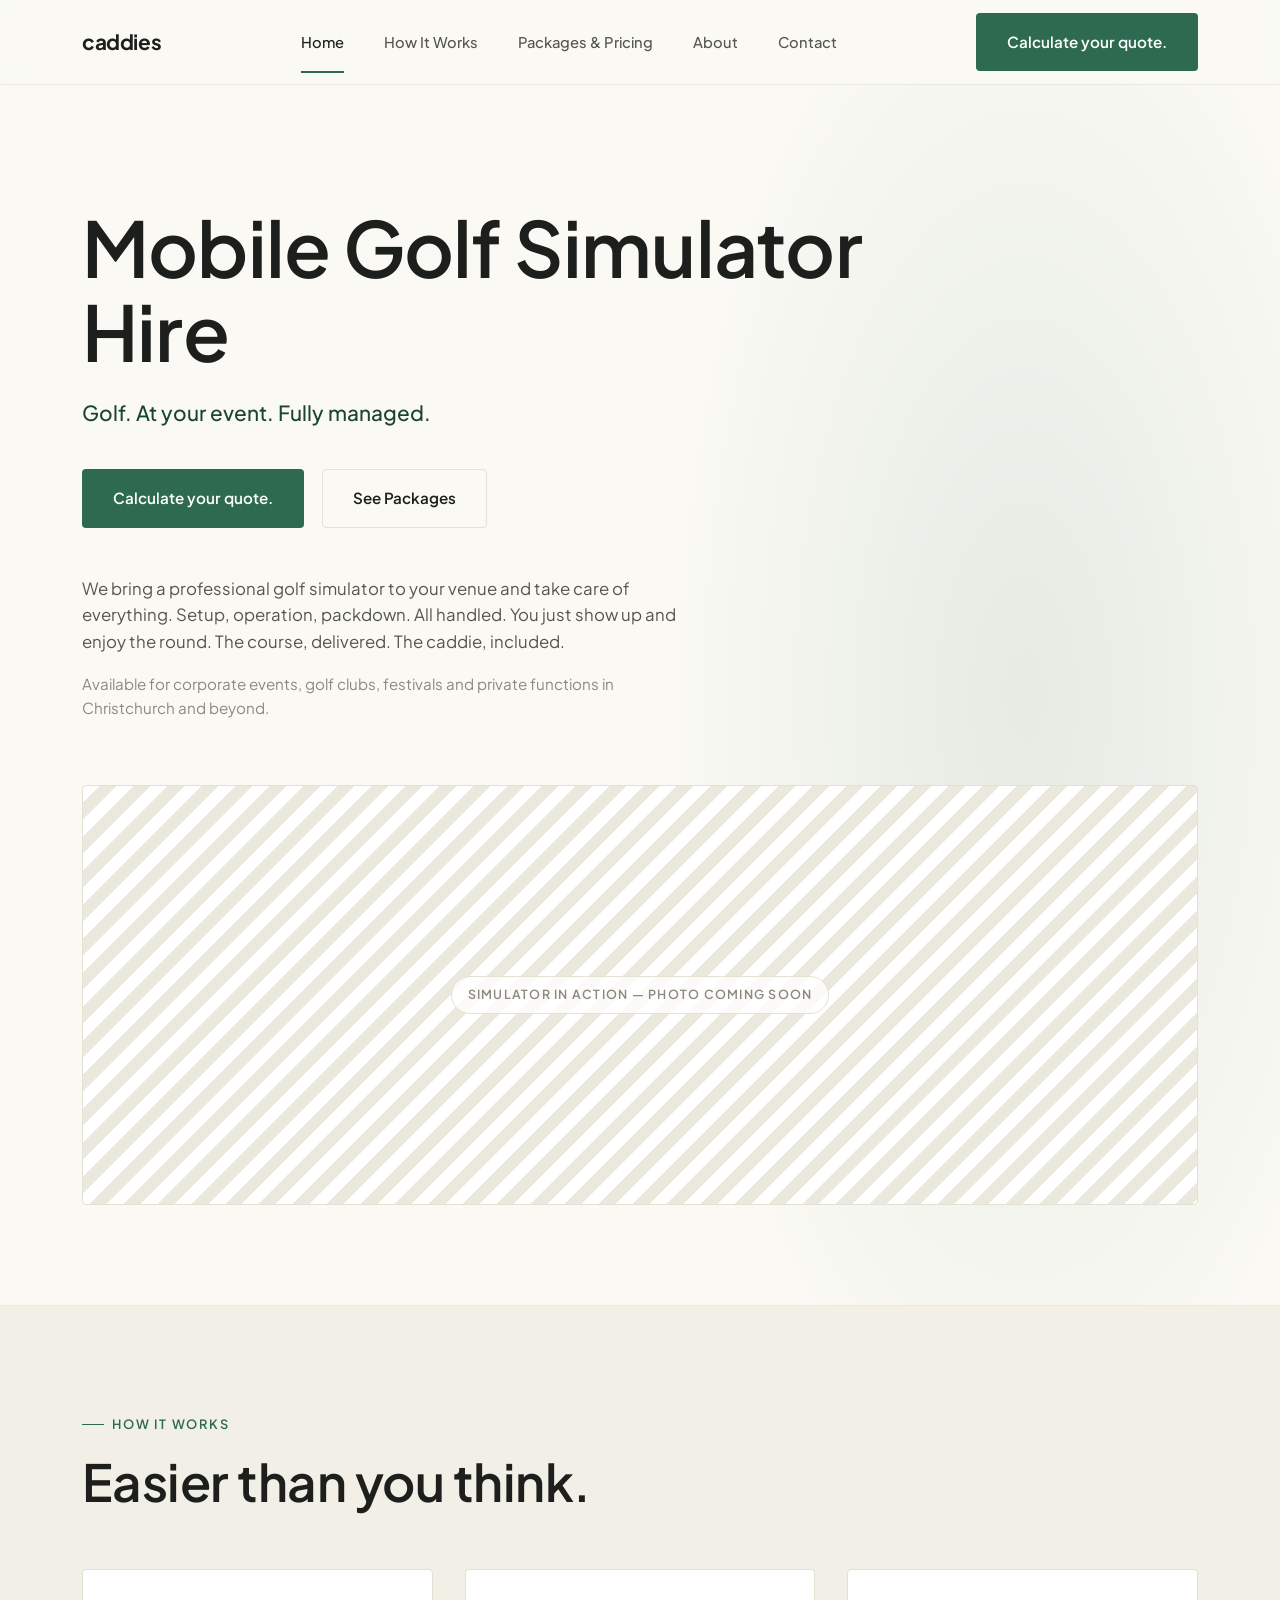
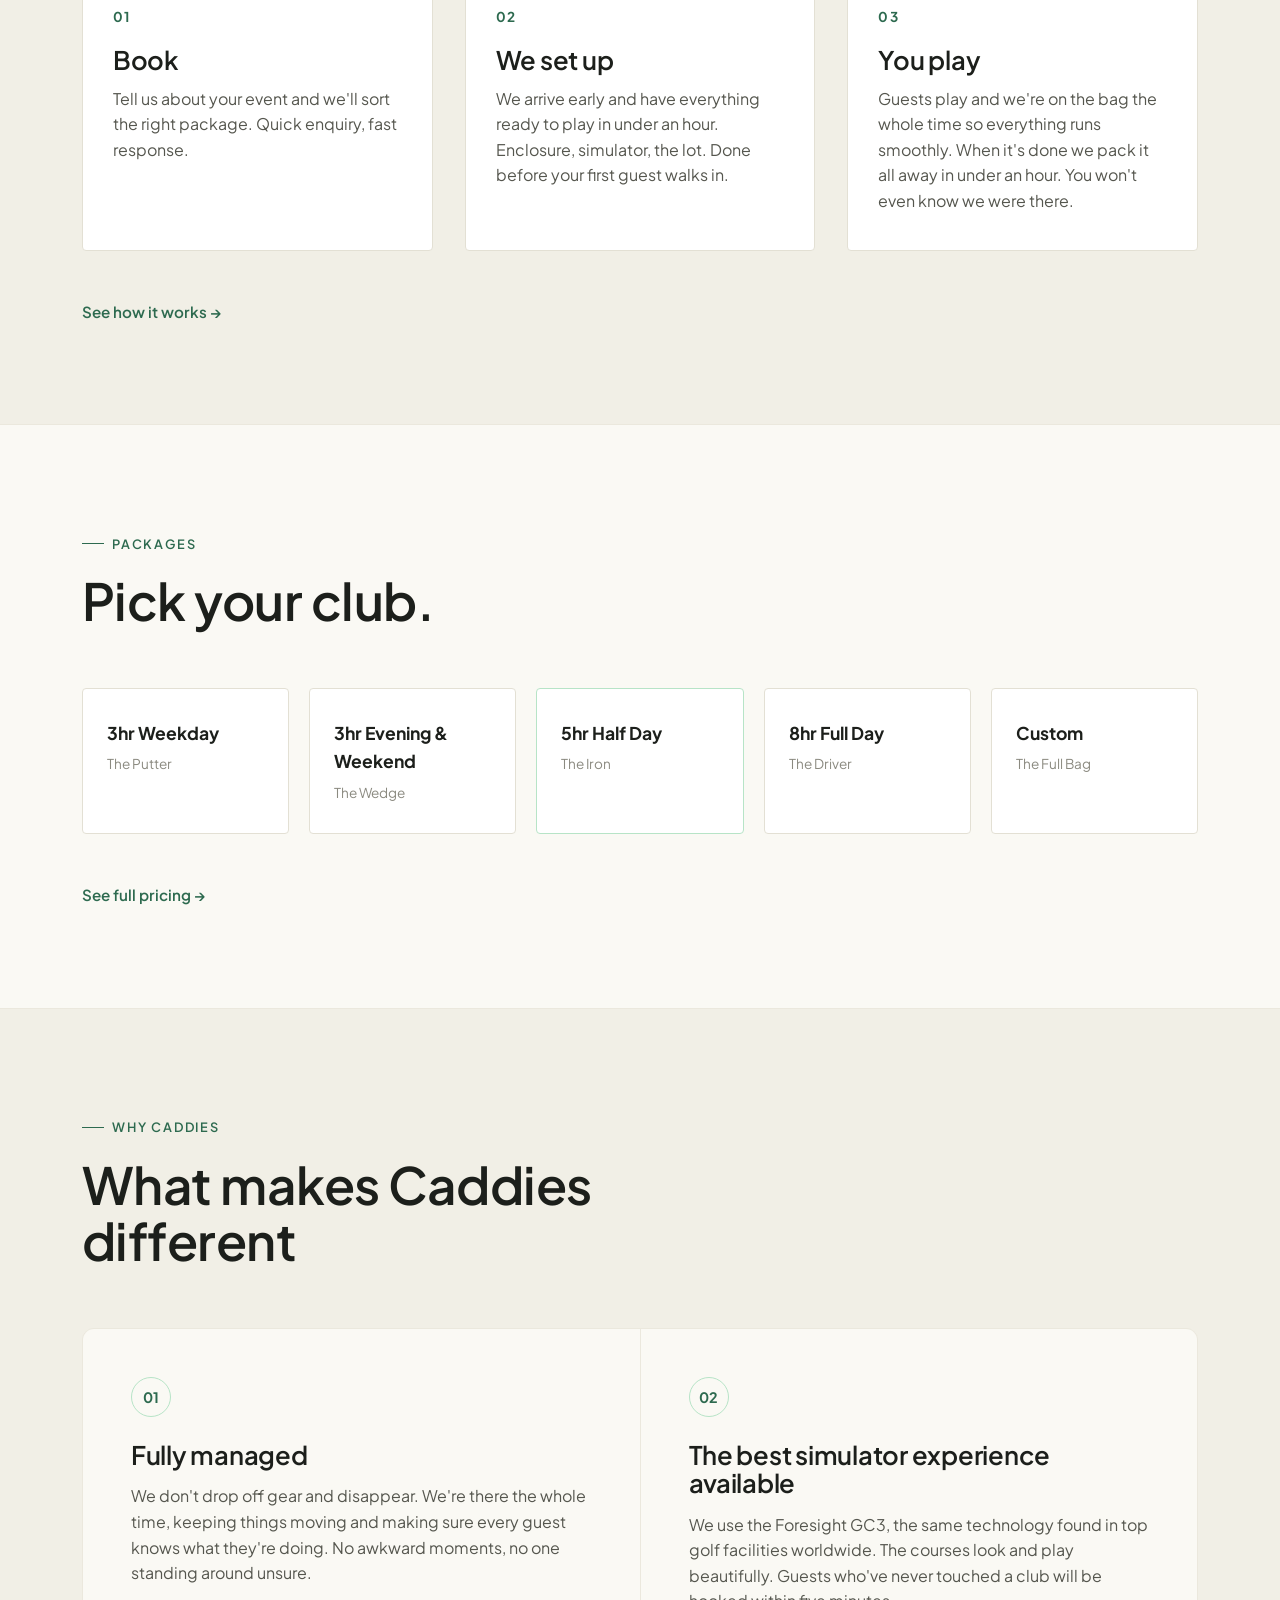
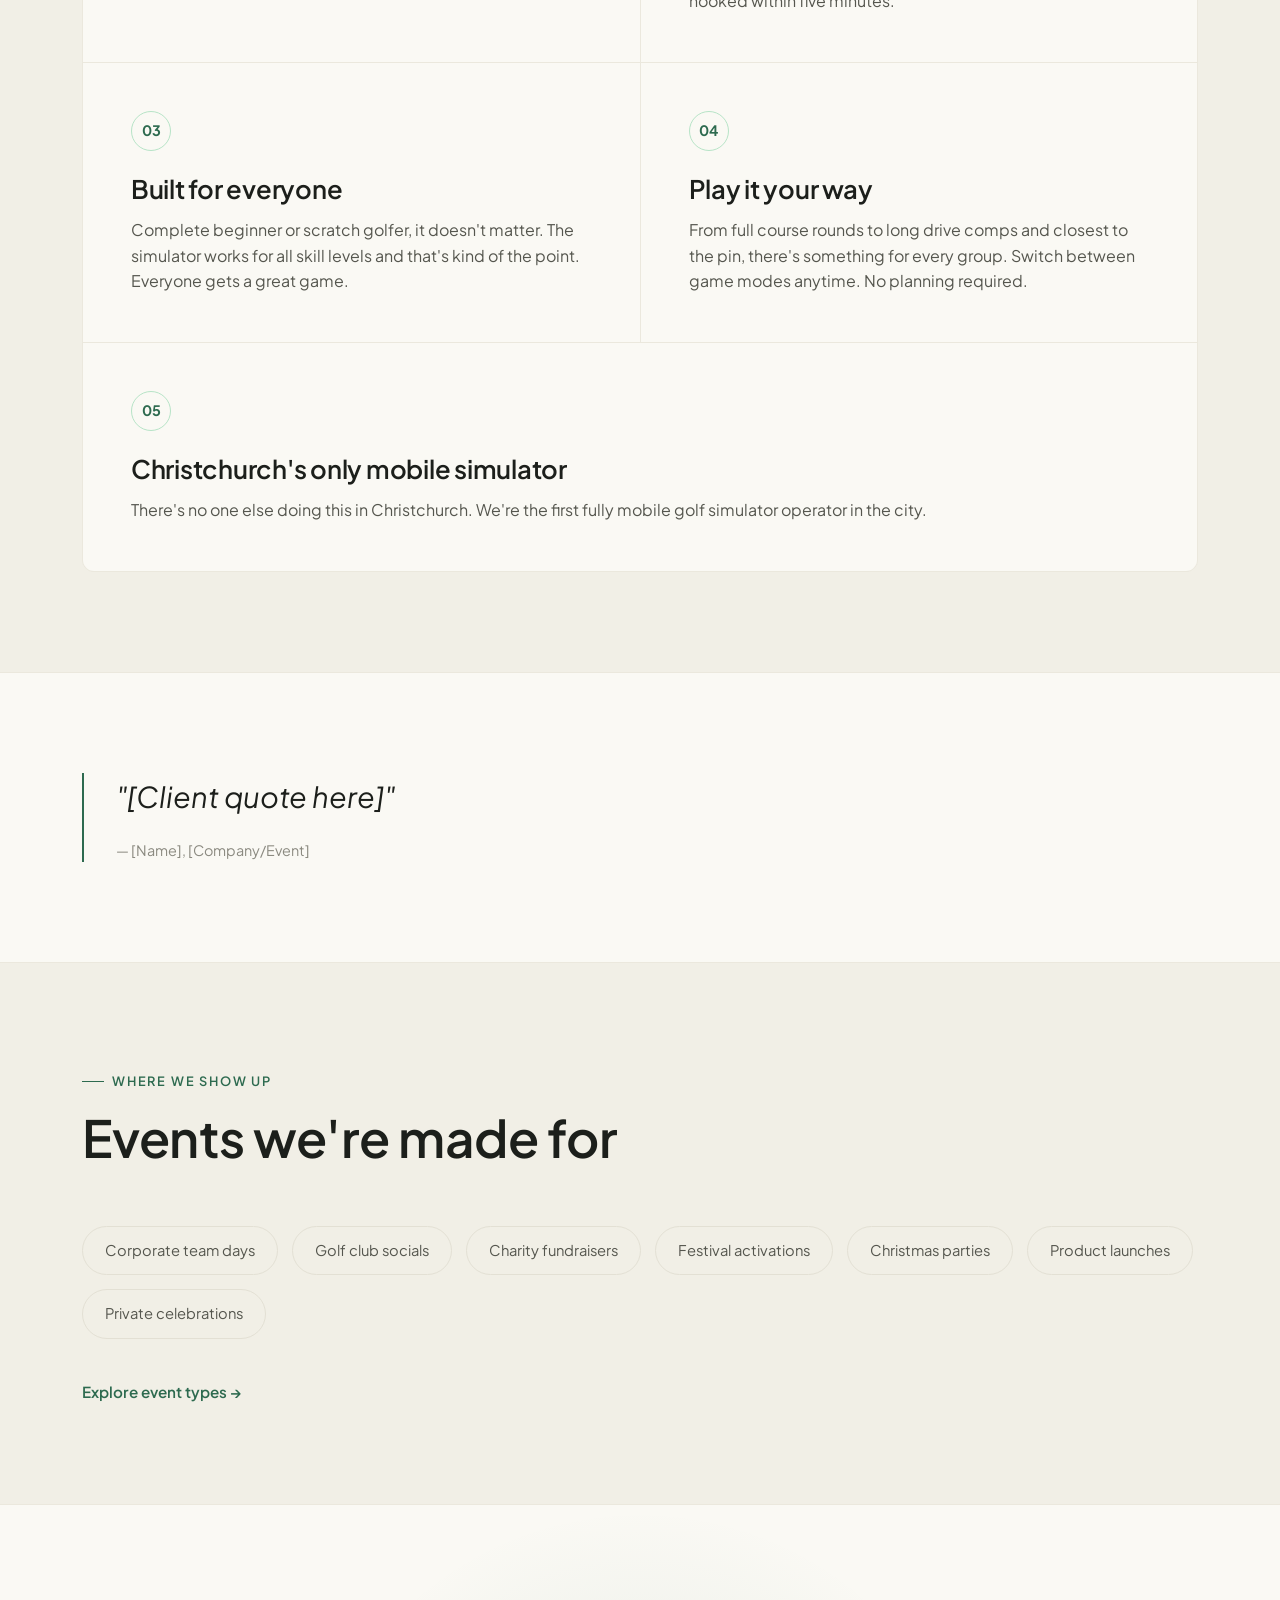
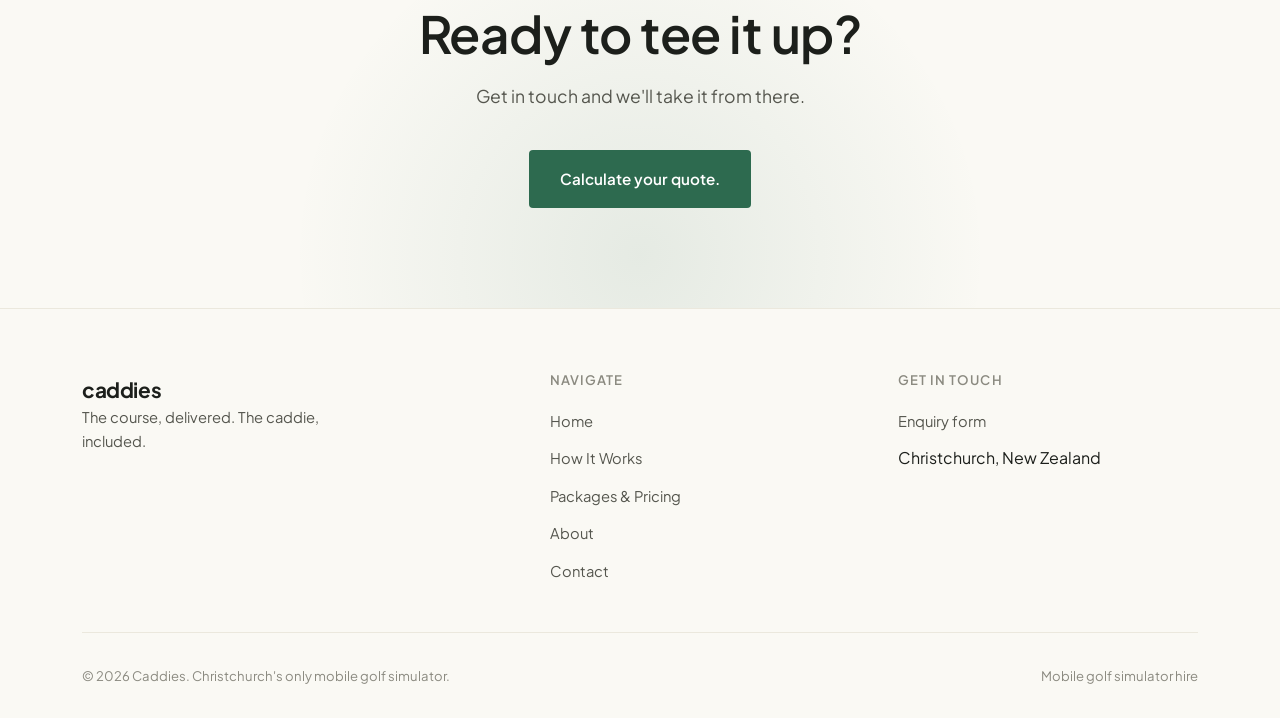
<file: index.html>
<!doctype html>
<html lang="en-NZ">
<head>
  <meta charset="UTF-8">
  <meta name="viewport" content="width=device-width, initial-scale=1.0">
  <meta name="robots" content="noindex, nofollow">
  <title>Caddies — Golf. At your event. Fully managed.</title>
  <meta name="description" content="A professional mobile golf simulator for your event in Christchurch. Setup, operation, packdown — all handled. The course, delivered. The caddie, included.">
  <link rel="preconnect" href="https://fonts.googleapis.com">
  <link rel="preconnect" href="https://fonts.gstatic.com" crossorigin>
  <link href="https://fonts.googleapis.com/css2?family=Plus+Jakarta+Sans:wght@400;500;600;700;800&display=swap" rel="stylesheet">
  <link rel="stylesheet" href="css/style.css">
  <link rel="icon" href="favicon.ico" sizes="any">
  <link rel="icon" type="image/png" sizes="32x32" href="favicon-32x32.png">
  <link rel="icon" type="image/png" sizes="16x16" href="favicon-16x16.png">
  <link rel="apple-touch-icon" sizes="180x180" href="apple-touch-icon.png">
  <link rel="manifest" href="site.webmanifest">
</head>
<body>

  <header class="site-header">
    <nav class="container nav">
      <a href="index.html" class="logo">caddies</a>
      <ul class="nav-links">
        <li><a href="index.html" class="active">Home</a></li>
        <li><a href="how-it-works.html">How It Works</a></li>
        <li><a href="packages-pricing.html">Packages &amp; Pricing</a></li>
        <li><a href="about.html">About</a></li>
        <li><a href="contact.html">Contact</a></li>
      </ul>
      <div class="nav-cta">
        <a href="packages-pricing.html#calculator" class="btn btn-primary">Calculate your quote.</a>
        <button class="nav-toggle" aria-label="Toggle menu"><span></span><span></span><span></span></button>
      </div>
    </nav>
  </header>

  <main>

    <!-- HERO -->
    <section class="hero">
      <div class="container">
        <div class="hero-content">
          <h1 class="hero-headline">Mobile Golf Simulator Hire</h1>
          <p class="hero-subhead">Golf. At your event. Fully managed.</p>
          <div class="hero-actions">
            <a href="packages-pricing.html#calculator" class="btn btn-primary">Calculate your quote.</a>
            <a href="packages-pricing.html" class="btn btn-secondary">See Packages</a>
          </div>
          <div class="hero-copy">
            <p>We bring a professional golf simulator to your venue and take care of everything. Setup, operation, packdown. All handled. You just show up and enjoy the round. The course, delivered. The caddie, included.</p>
            <p>Available for corporate events, golf clubs, festivals and private functions in Christchurch and beyond.</p>
          </div>
        </div>
        <div class="photo-placeholder hero-visual" data-label="Simulator in action — photo coming soon"></div>
      </div>
    </section>

    <!-- HOW IT WORKS SNAPSHOT -->
    <section class="section-alt">
      <div class="container">
        <div class="section-head">
          <span class="eyebrow">How it works</span>
          <h2>Easier than you think.</h2>
        </div>
        <div class="steps-grid">
          <a href="how-it-works.html" class="step-card">
            <span class="step-num">01</span>
            <h3>Book</h3>
            <p>Tell us about your event and we'll sort the right package. Quick enquiry, fast response.</p>
          </a>
          <a href="how-it-works.html" class="step-card">
            <span class="step-num">02</span>
            <h3>We set up</h3>
            <p>We arrive early and have everything ready to play in under an hour. Enclosure, simulator, the lot. Done before your first guest walks in.</p>
          </a>
          <a href="how-it-works.html" class="step-card">
            <span class="step-num">03</span>
            <h3>You play</h3>
            <p>Guests play and we're on the bag the whole time so everything runs smoothly. When it's done we pack it all away in under an hour. You won't even know we were there.</p>
          </a>
        </div>
        <div style="margin-top: 48px;">
          <a href="how-it-works.html" class="btn-ghost">See how it works →</a>
        </div>
      </div>
    </section>

    <!-- PACKAGES SNAPSHOT -->
    <section>
      <div class="container">
        <div class="section-head">
          <span class="eyebrow">Packages</span>
          <h2>Pick your club.</h2>
        </div>
        <div class="packages-grid">
          <a href="packages-pricing.html#all-packages" class="package-card">
            <span class="package-name">3hr Weekday</span>
            <div class="package-meta">The Putter</div>
          </a>
          <a href="packages-pricing.html#all-packages" class="package-card">
            <span class="package-name">3hr Evening &amp; Weekend</span>
            <div class="package-meta">The Wedge</div>
          </a>
          <a href="packages-pricing.html#all-packages" class="package-card featured">
            <span class="package-name">5hr Half Day</span>
            <div class="package-meta">The Iron</div>
          </a>
          <a href="packages-pricing.html#all-packages" class="package-card">
            <span class="package-name">8hr Full Day</span>
            <div class="package-meta">The Driver</div>
          </a>
          <a href="packages-pricing.html#all-packages" class="package-card">
            <span class="package-name">Custom</span>
            <div class="package-meta">The Full Bag</div>
          </a>
        </div>
        <div style="margin-top: 48px;">
          <a href="packages-pricing.html" class="btn-ghost">See full pricing →</a>
        </div>
      </div>
    </section>

    <!-- WHAT MAKES CADDIES DIFFERENT -->
    <section class="section-alt">
      <div class="container">
        <div class="section-head">
          <span class="eyebrow">Why Caddies</span>
          <h2>What makes Caddies different</h2>
        </div>
        <div class="features-grid">
          <div class="feature-card">
            <div class="feature-icon">01</div>
            <h3>Fully managed</h3>
            <p>We don't drop off gear and disappear. We're there the whole time, keeping things moving and making sure every guest knows what they're doing. No awkward moments, no one standing around unsure.</p>
          </div>
          <div class="feature-card">
            <div class="feature-icon">02</div>
            <h3>The best simulator experience available</h3>
            <p>We use the Foresight GC3, the same technology found in top golf facilities worldwide. The courses look and play beautifully. Guests who've never touched a club will be hooked within five minutes.</p>
          </div>
          <div class="feature-card">
            <div class="feature-icon">03</div>
            <h3>Built for everyone</h3>
            <p>Complete beginner or scratch golfer, it doesn't matter. The simulator works for all skill levels and that's kind of the point. Everyone gets a great game.</p>
          </div>
          <div class="feature-card">
            <div class="feature-icon">04</div>
            <h3>Play it your way</h3>
            <p>From full course rounds to long drive comps and closest to the pin, there's something for every group. Switch between game modes anytime. No planning required.</p>
          </div>
          <div class="feature-card" style="grid-column: 1 / -1;">
            <div class="feature-icon">05</div>
            <h3>Christchurch's only mobile simulator</h3>
            <p>There's no one else doing this in Christchurch. We're the first fully mobile golf simulator operator in the city.</p>
          </div>
        </div>
      </div>
    </section>

    <!-- SOCIAL PROOF -->
    <section>
      <div class="container">
        <div class="quote-block">
          <p class="quote-text">"[Client quote here]"</p>
          <p class="quote-attribution">— [Name], [Company/Event]</p>
        </div>
      </div>
    </section>

    <!-- EVENTS WE'RE MADE FOR -->
    <section class="section-alt">
      <div class="container">
        <div class="section-head">
          <span class="eyebrow">Where we show up</span>
          <h2>Events we're made for</h2>
        </div>
        <div class="events-tags">
          <span>Corporate team days</span>
          <span>Golf club socials</span>
          <span>Charity fundraisers</span>
          <span>Festival activations</span>
          <span>Christmas parties</span>
          <span>Product launches</span>
          <span>Private celebrations</span>
        </div>
        <a href="contact.html" class="btn-ghost">Explore event types →</a>
      </div>
    </section>

    <!-- CLOSING CTA -->
    <section class="cta-band">
      <div class="container">
        <h2>Ready to tee it up?</h2>
        <p>Get in touch and we'll take it from there.</p>
        <a href="packages-pricing.html#calculator" class="btn btn-primary">Calculate your quote.</a>
      </div>
    </section>

  </main>

  <footer class="site-footer">
    <div class="container">
      <div class="footer-top">
        <div class="footer-brand">
          <a href="index.html" class="logo">caddies</a>
          <p>The course, delivered. The caddie, included.</p>
        </div>
        <div class="footer-col">
          <h4>Navigate</h4>
          <ul>
            <li><a href="index.html">Home</a></li>
            <li><a href="how-it-works.html">How It Works</a></li>
            <li><a href="packages-pricing.html">Packages &amp; Pricing</a></li>
            <li><a href="about.html">About</a></li>
            <li><a href="contact.html">Contact</a></li>
          </ul>
        </div>
        <div class="footer-col">
          <h4>Get in touch</h4>
          <ul>
            <li><a href="contact.html">Enquiry form</a></li>
            <li>Christchurch, New Zealand</li>
          </ul>
        </div>
      </div>
      <div class="footer-bottom">
        <p>&copy; 2026 Caddies. Christchurch's only mobile golf simulator.</p>
        <p>Mobile golf simulator hire</p>
      </div>
    </div>
  </footer>

  <script src="js/main.js"></script>
</body>
</html>
</file>
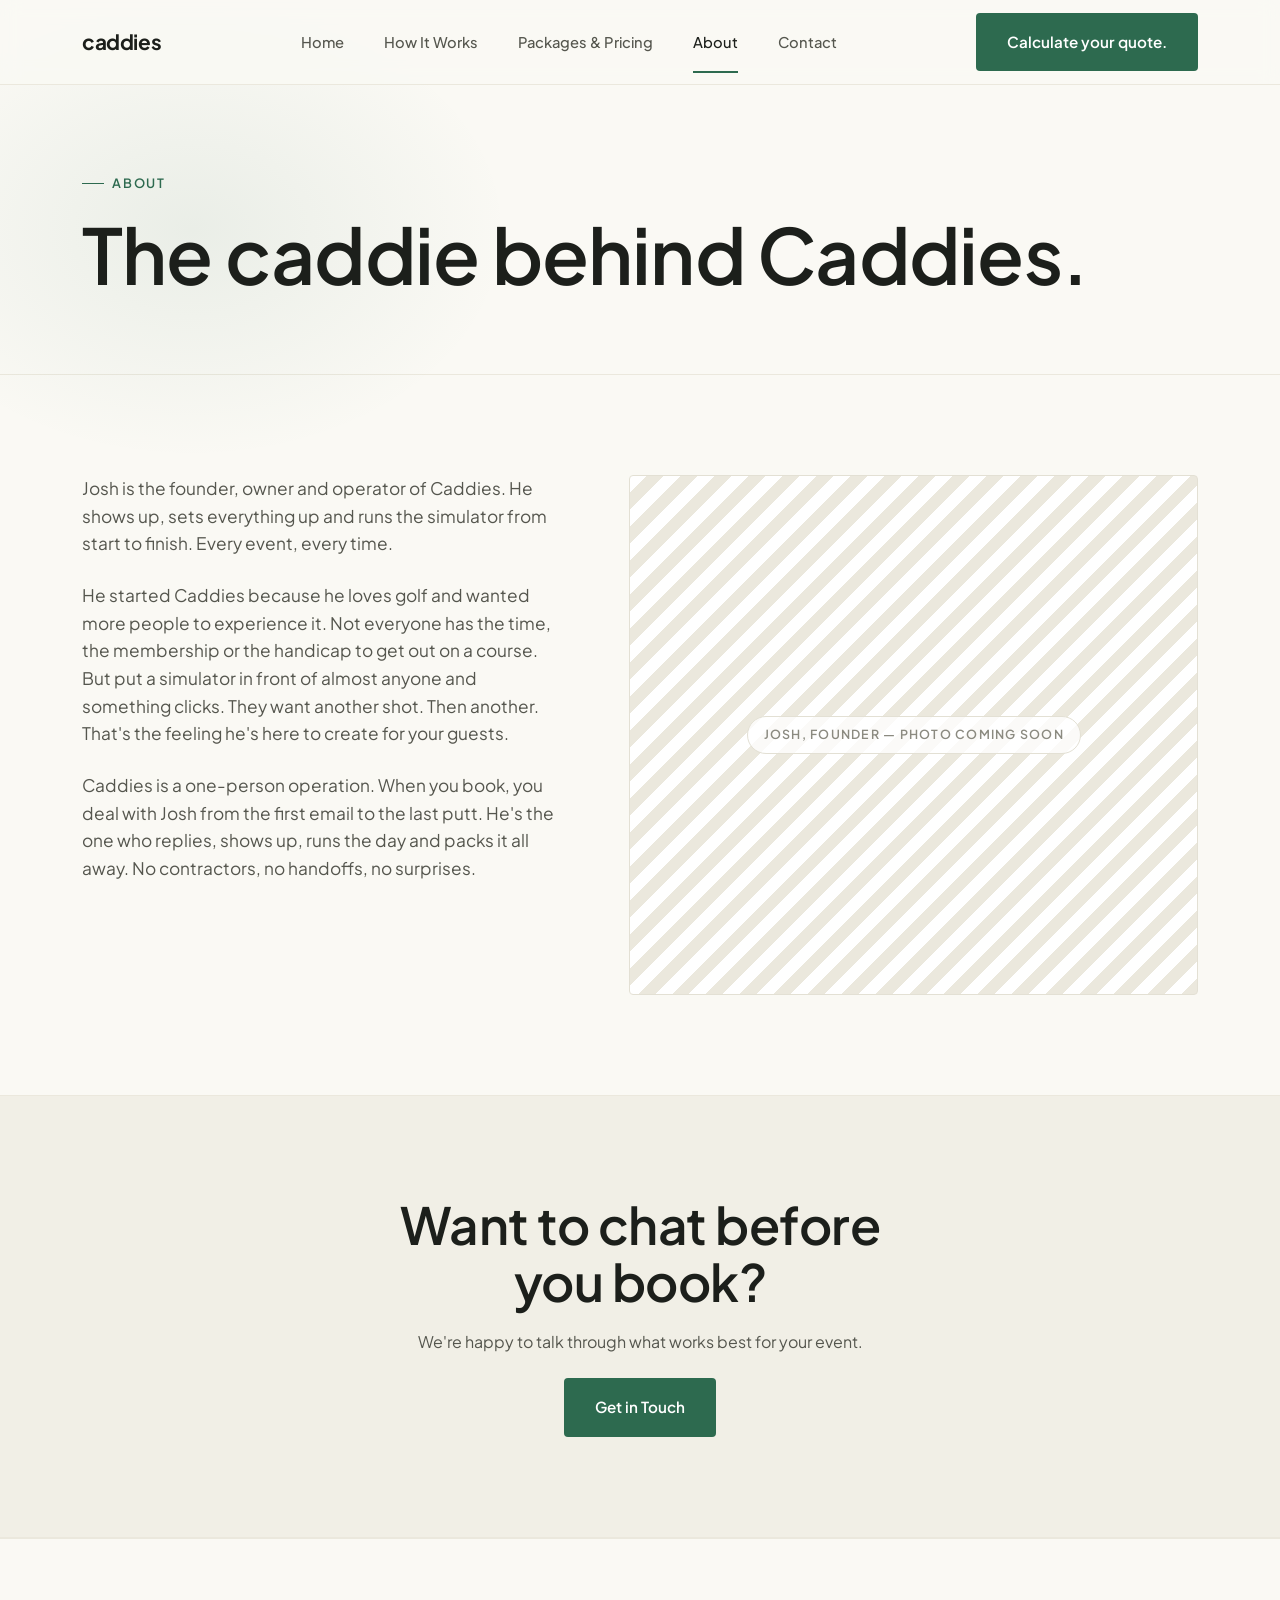
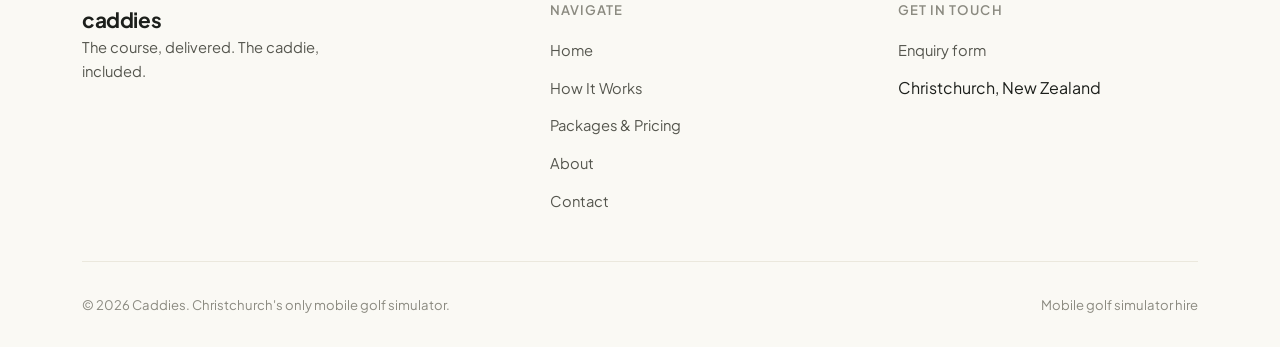
<file: about.html>
<!doctype html>
<html lang="en-NZ">
<head>
  <meta charset="UTF-8">
  <meta name="viewport" content="width=device-width, initial-scale=1.0">
  <meta name="robots" content="noindex, nofollow">
  <title>About — Caddies</title>
  <meta name="description" content="The caddie behind Caddies. Josh is the founder, owner and operator — every event, every time.">
  <link rel="preconnect" href="https://fonts.googleapis.com">
  <link rel="preconnect" href="https://fonts.gstatic.com" crossorigin>
  <link href="https://fonts.googleapis.com/css2?family=Plus+Jakarta+Sans:wght@400;500;600;700;800&display=swap" rel="stylesheet">
  <link rel="stylesheet" href="css/style.css">
  <link rel="icon" href="favicon.ico" sizes="any">
  <link rel="icon" type="image/png" sizes="32x32" href="favicon-32x32.png">
  <link rel="icon" type="image/png" sizes="16x16" href="favicon-16x16.png">
  <link rel="apple-touch-icon" sizes="180x180" href="apple-touch-icon.png">
  <link rel="manifest" href="site.webmanifest">
</head>
<body>

  <header class="site-header">
    <nav class="container nav">
      <a href="index.html" class="logo">caddies</a>
      <ul class="nav-links">
        <li><a href="index.html">Home</a></li>
        <li><a href="how-it-works.html">How It Works</a></li>
        <li><a href="packages-pricing.html">Packages &amp; Pricing</a></li>
        <li><a href="about.html" class="active">About</a></li>
        <li><a href="contact.html">Contact</a></li>
      </ul>
      <div class="nav-cta">
        <a href="packages-pricing.html#calculator" class="btn btn-primary">Calculate your quote.</a>
        <button class="nav-toggle" aria-label="Toggle menu"><span></span><span></span><span></span></button>
      </div>
    </nav>
  </header>

  <main>

    <section class="page-hero">
      <div class="container">
        <span class="eyebrow">About</span>
        <h1>The caddie behind Caddies.</h1>
      </div>
    </section>

    <section>
      <div class="container">
        <div class="about-layout">
          <div class="about-copy">
            <p>Josh is the founder, owner and operator of Caddies. He shows up, sets everything up and runs the simulator from start to finish. Every event, every time.</p>
            <p>He started Caddies because he loves golf and wanted more people to experience it. Not everyone has the time, the membership or the handicap to get out on a course. But put a simulator in front of almost anyone and something clicks. They want another shot. Then another. That's the feeling he's here to create for your guests.</p>
            <p>Caddies is a one-person operation. When you book, you deal with Josh from the first email to the last putt. He's the one who replies, shows up, runs the day and packs it all away. No contractors, no handoffs, no surprises.</p>
          </div>
          <div class="photo-placeholder about-visual" data-label="Josh, founder — photo coming soon"></div>
        </div>
      </div>
    </section>

    <section class="section-alt">
      <div class="container about-closing">
        <h2>Want to chat before you book?</h2>
        <p>We're happy to talk through what works best for your event.</p>
        <a href="contact.html" class="btn btn-primary" style="margin-top: 24px;">Get in Touch</a>
      </div>
    </section>

  </main>

  <footer class="site-footer">
    <div class="container">
      <div class="footer-top">
        <div class="footer-brand">
          <a href="index.html" class="logo">caddies</a>
          <p>The course, delivered. The caddie, included.</p>
        </div>
        <div class="footer-col">
          <h4>Navigate</h4>
          <ul>
            <li><a href="index.html">Home</a></li>
            <li><a href="how-it-works.html">How It Works</a></li>
            <li><a href="packages-pricing.html">Packages &amp; Pricing</a></li>
            <li><a href="about.html">About</a></li>
            <li><a href="contact.html">Contact</a></li>
          </ul>
        </div>
        <div class="footer-col">
          <h4>Get in touch</h4>
          <ul>
            <li><a href="contact.html">Enquiry form</a></li>
            <li>Christchurch, New Zealand</li>
          </ul>
        </div>
      </div>
      <div class="footer-bottom">
        <p>&copy; 2026 Caddies. Christchurch's only mobile golf simulator.</p>
        <p>Mobile golf simulator hire</p>
      </div>
    </div>
  </footer>

  <script src="js/main.js"></script>
</body>
</html>
</file>
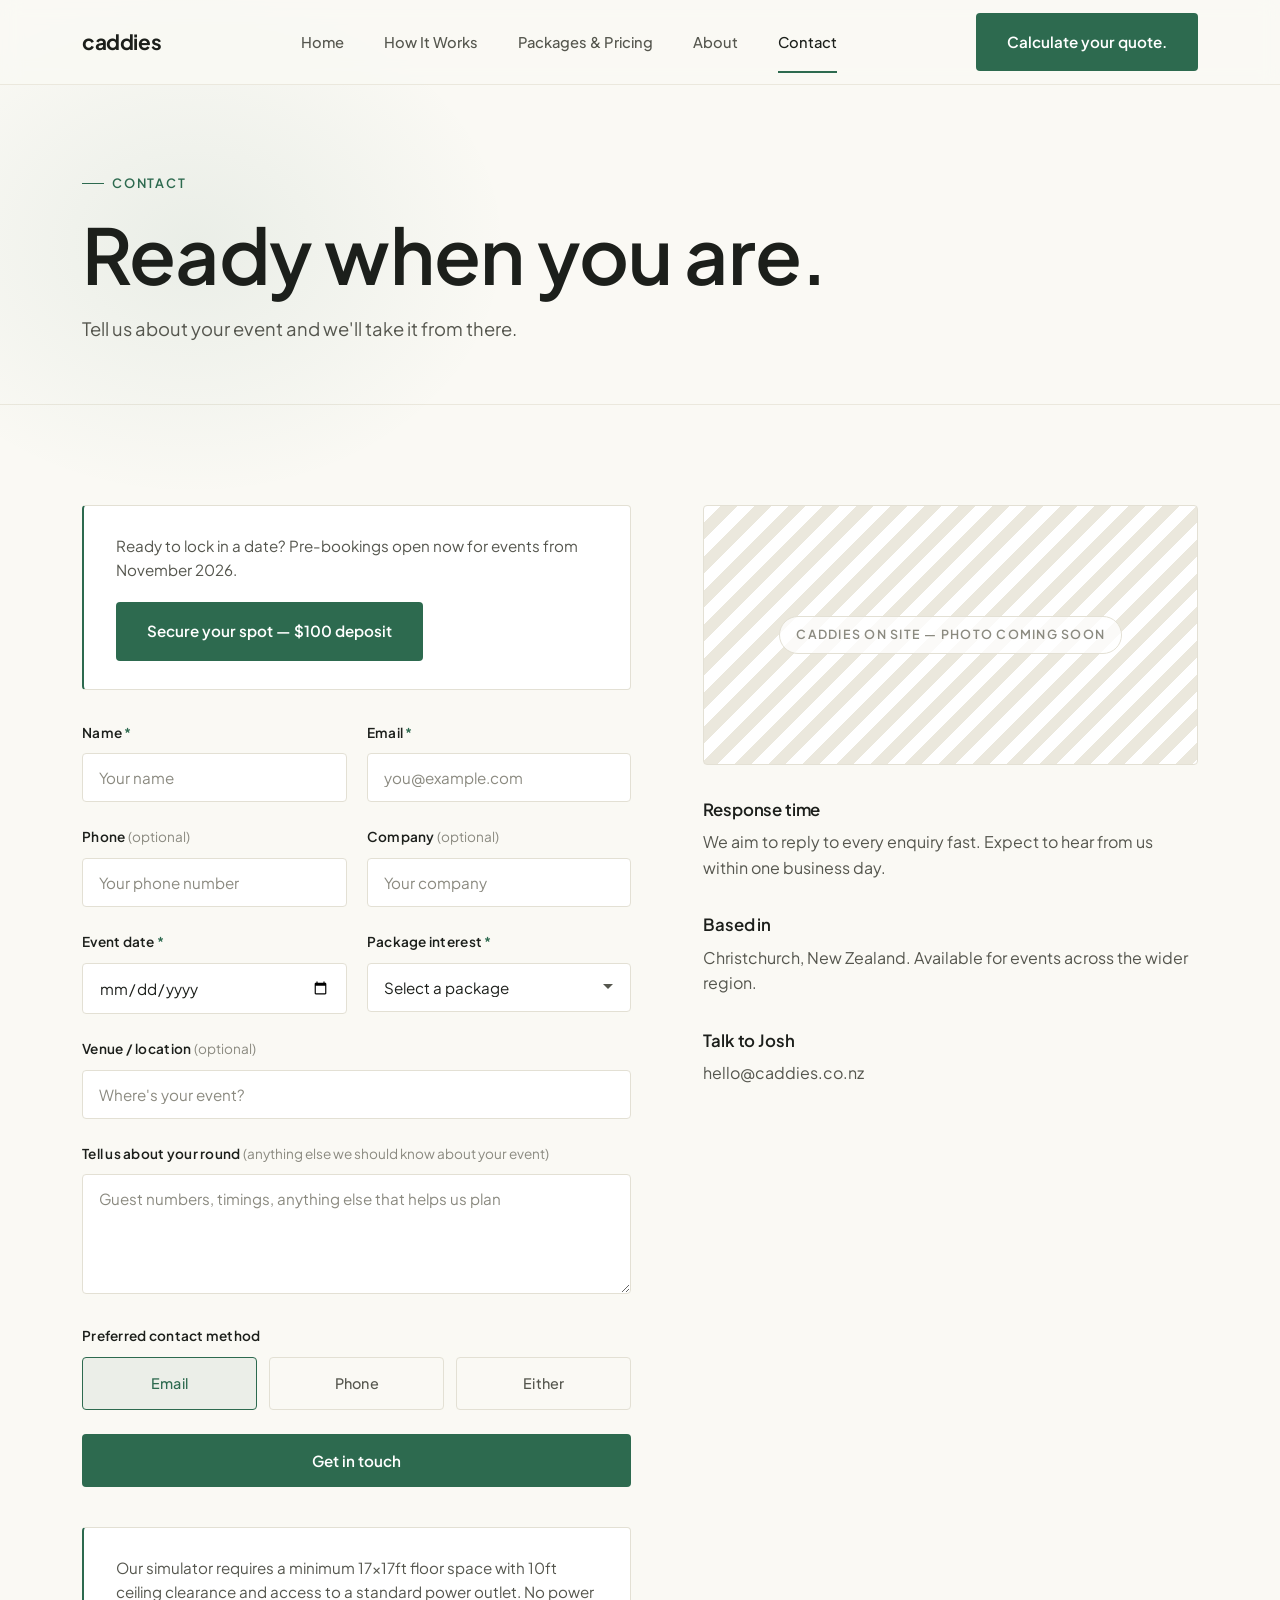
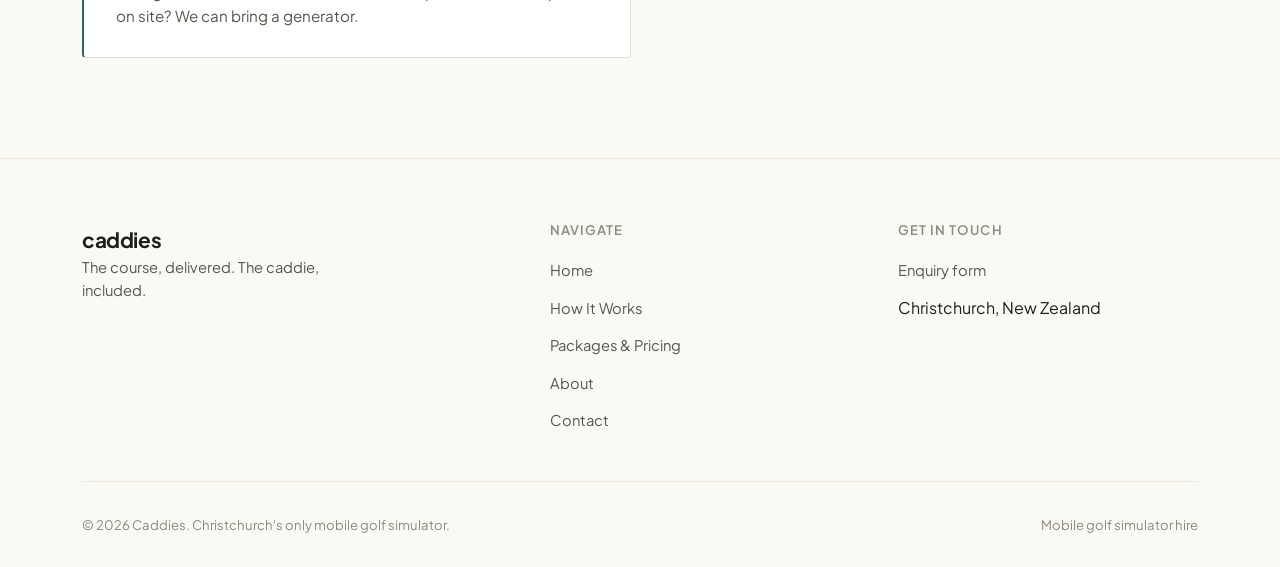
<file: contact.html>
<!doctype html>
<html lang="en-NZ">
<head>
  <meta charset="UTF-8">
  <meta name="viewport" content="width=device-width, initial-scale=1.0">
  <meta name="robots" content="noindex, nofollow">
  <title>Contact — Caddies</title>
  <meta name="description" content="Ready when you are. Tell us about your event and we'll take it from there.">
  <link rel="preconnect" href="https://fonts.googleapis.com">
  <link rel="preconnect" href="https://fonts.gstatic.com" crossorigin>
  <link href="https://fonts.googleapis.com/css2?family=Plus+Jakarta+Sans:wght@400;500;600;700;800&display=swap" rel="stylesheet">
  <link rel="stylesheet" href="css/style.css">
  <link rel="icon" href="favicon.ico" sizes="any">
  <link rel="icon" type="image/png" sizes="32x32" href="favicon-32x32.png">
  <link rel="icon" type="image/png" sizes="16x16" href="favicon-16x16.png">
  <link rel="apple-touch-icon" sizes="180x180" href="apple-touch-icon.png">
  <link rel="manifest" href="site.webmanifest">
</head>
<body>

  <header class="site-header">
    <nav class="container nav">
      <a href="index.html" class="logo">caddies</a>
      <ul class="nav-links">
        <li><a href="index.html">Home</a></li>
        <li><a href="how-it-works.html">How It Works</a></li>
        <li><a href="packages-pricing.html">Packages &amp; Pricing</a></li>
        <li><a href="about.html">About</a></li>
        <li><a href="contact.html" class="active">Contact</a></li>
      </ul>
      <div class="nav-cta">
        <a href="packages-pricing.html#calculator" class="btn btn-primary">Calculate your quote.</a>
        <button class="nav-toggle" aria-label="Toggle menu"><span></span><span></span><span></span></button>
      </div>
    </nav>
  </header>

  <main>

    <section class="page-hero">
      <div class="container">
        <span class="eyebrow">Contact</span>
        <h1>Ready when you are.</h1>
        <p class="intro-line">Tell us about your event and we'll take it from there.</p>
      </div>
    </section>

    <section>
      <div class="container">
        <div class="contact-layout">
          <div>

            <div id="confirmation">
              <p>Got it. We'll be on the bag from here — expect to hear from us soon.</p>
            </div>

            <div class="prefill-note" id="prefill-note">
              <p>We've pre-filled this form based on your pricing calculator selections. Feel free to adjust anything before you send it through.</p>
            </div>

            <div class="form-error" id="form-error">
              <p>Something went wrong sending your enquiry. Please try again, or email us directly at <a href="mailto:hello@caddies.co.nz">hello@caddies.co.nz</a>.</p>
            </div>

            <div class="note-box" style="margin-top: 0; margin-bottom: 32px;">
              <p>Ready to lock in a date? Pre-bookings open now for events from November 2026.</p>
              <a href="https://buy.stripe.com/00w4gs6r66i5gjU2wcgMw00" class="btn btn-primary" style="margin-top: 20px;" target="_blank" rel="noopener noreferrer">Secure your spot — $100 deposit</a>
            </div>

            <form id="contact-form" novalidate>
              <div class="form-row">
                <div class="form-group">
                  <label for="name">Name <span class="required">*</span></label>
                  <input type="text" id="name" name="name" required placeholder="Your name">
                </div>
                <div class="form-group">
                  <label for="email">Email <span class="required">*</span></label>
                  <input type="email" id="email" name="email" required placeholder="you@example.com">
                </div>
              </div>

              <div class="form-row">
                <div class="form-group">
                  <label for="phone">Phone <span class="optional">(optional)</span></label>
                  <input type="tel" id="phone" name="phone" placeholder="Your phone number">
                </div>
                <div class="form-group">
                  <label for="company">Company <span class="optional">(optional)</span></label>
                  <input type="text" id="company" name="company" placeholder="Your company">
                </div>
              </div>

              <div class="form-row">
                <div class="form-group">
                  <label for="event-date">Event date <span class="required">*</span></label>
                  <input type="date" id="event-date" name="event-date" required>
                </div>
                <div class="form-group">
                  <label for="package">Package interest <span class="required">*</span></label>
                  <select id="package" name="package" required>
                    <option value="" disabled selected>Select a package</option>
                    <option value="putter">3hr Weekday / The Putter</option>
                    <option value="wedge">3hr Evening &amp; Weekend / The Wedge</option>
                    <option value="7-iron">5hr Half Day / The Iron</option>
                    <option value="driver">8hr Full Day / The Driver</option>
                    <option value="full-bag">Custom / The Full Bag</option>
                    <option value="not-sure">Not sure yet</option>
                  </select>
                </div>
              </div>

              <div class="form-group">
                <label for="venue">Venue / location <span class="optional">(optional)</span></label>
                <input type="text" id="venue" name="venue" placeholder="Where's your event?">
              </div>

              <div class="form-group">
                <label for="details">Tell us about your round <span class="optional">(anything else we should know about your event)</span></label>
                <textarea id="details" name="details" placeholder="Guest numbers, timings, anything else that helps us plan"></textarea>
              </div>

              <div class="form-group">
                <label>Preferred contact method</label>
                <div class="radio-group">
                  <div class="radio-option">
                    <input type="radio" id="contact-email" name="contact-method" value="email" checked>
                    <label for="contact-email">Email</label>
                  </div>
                  <div class="radio-option">
                    <input type="radio" id="contact-phone" name="contact-method" value="phone">
                    <label for="contact-phone">Phone</label>
                  </div>
                  <div class="radio-option">
                    <input type="radio" id="contact-either" name="contact-method" value="either">
                    <label for="contact-either">Either</label>
                  </div>
                </div>
              </div>

              <button type="submit" class="btn btn-primary btn-block">Get in touch</button>
            </form>

            <div class="note-box">
              <p>Our simulator requires a minimum 17×17ft floor space with 10ft ceiling clearance and access to a standard power outlet. No power on site? We can bring a generator.</p>
            </div>

          </div>

          <div class="contact-info">
            <div class="photo-placeholder" data-label="Caddies on site — photo coming soon" style="min-height: 260px;"></div>
            <div class="contact-info-block">
              <h3>Response time</h3>
              <p>We aim to reply to every enquiry fast. Expect to hear from us within one business day.</p>
            </div>
            <div class="contact-info-block">
              <h3>Based in</h3>
              <p>Christchurch, New Zealand. Available for events across the wider region.</p>
            </div>
            <div class="contact-info-block">
              <h3>Talk to Josh</h3>
              <p><a href="mailto:hello@caddies.co.nz">hello@caddies.co.nz</a></p>
            </div>
          </div>
        </div>
      </div>
    </section>

  </main>

  <footer class="site-footer">
    <div class="container">
      <div class="footer-top">
        <div class="footer-brand">
          <a href="index.html" class="logo">caddies</a>
          <p>The course, delivered. The caddie, included.</p>
        </div>
        <div class="footer-col">
          <h4>Navigate</h4>
          <ul>
            <li><a href="index.html">Home</a></li>
            <li><a href="how-it-works.html">How It Works</a></li>
            <li><a href="packages-pricing.html">Packages &amp; Pricing</a></li>
            <li><a href="about.html">About</a></li>
            <li><a href="contact.html">Contact</a></li>
          </ul>
        </div>
        <div class="footer-col">
          <h4>Get in touch</h4>
          <ul>
            <li><a href="contact.html">Enquiry form</a></li>
            <li>Christchurch, New Zealand</li>
          </ul>
        </div>
      </div>
      <div class="footer-bottom">
        <p>&copy; 2026 Caddies. Christchurch's only mobile golf simulator.</p>
        <p>Mobile golf simulator hire</p>
      </div>
    </div>
  </footer>

  <script src="js/main.js"></script>
</body>
</html>
</file>
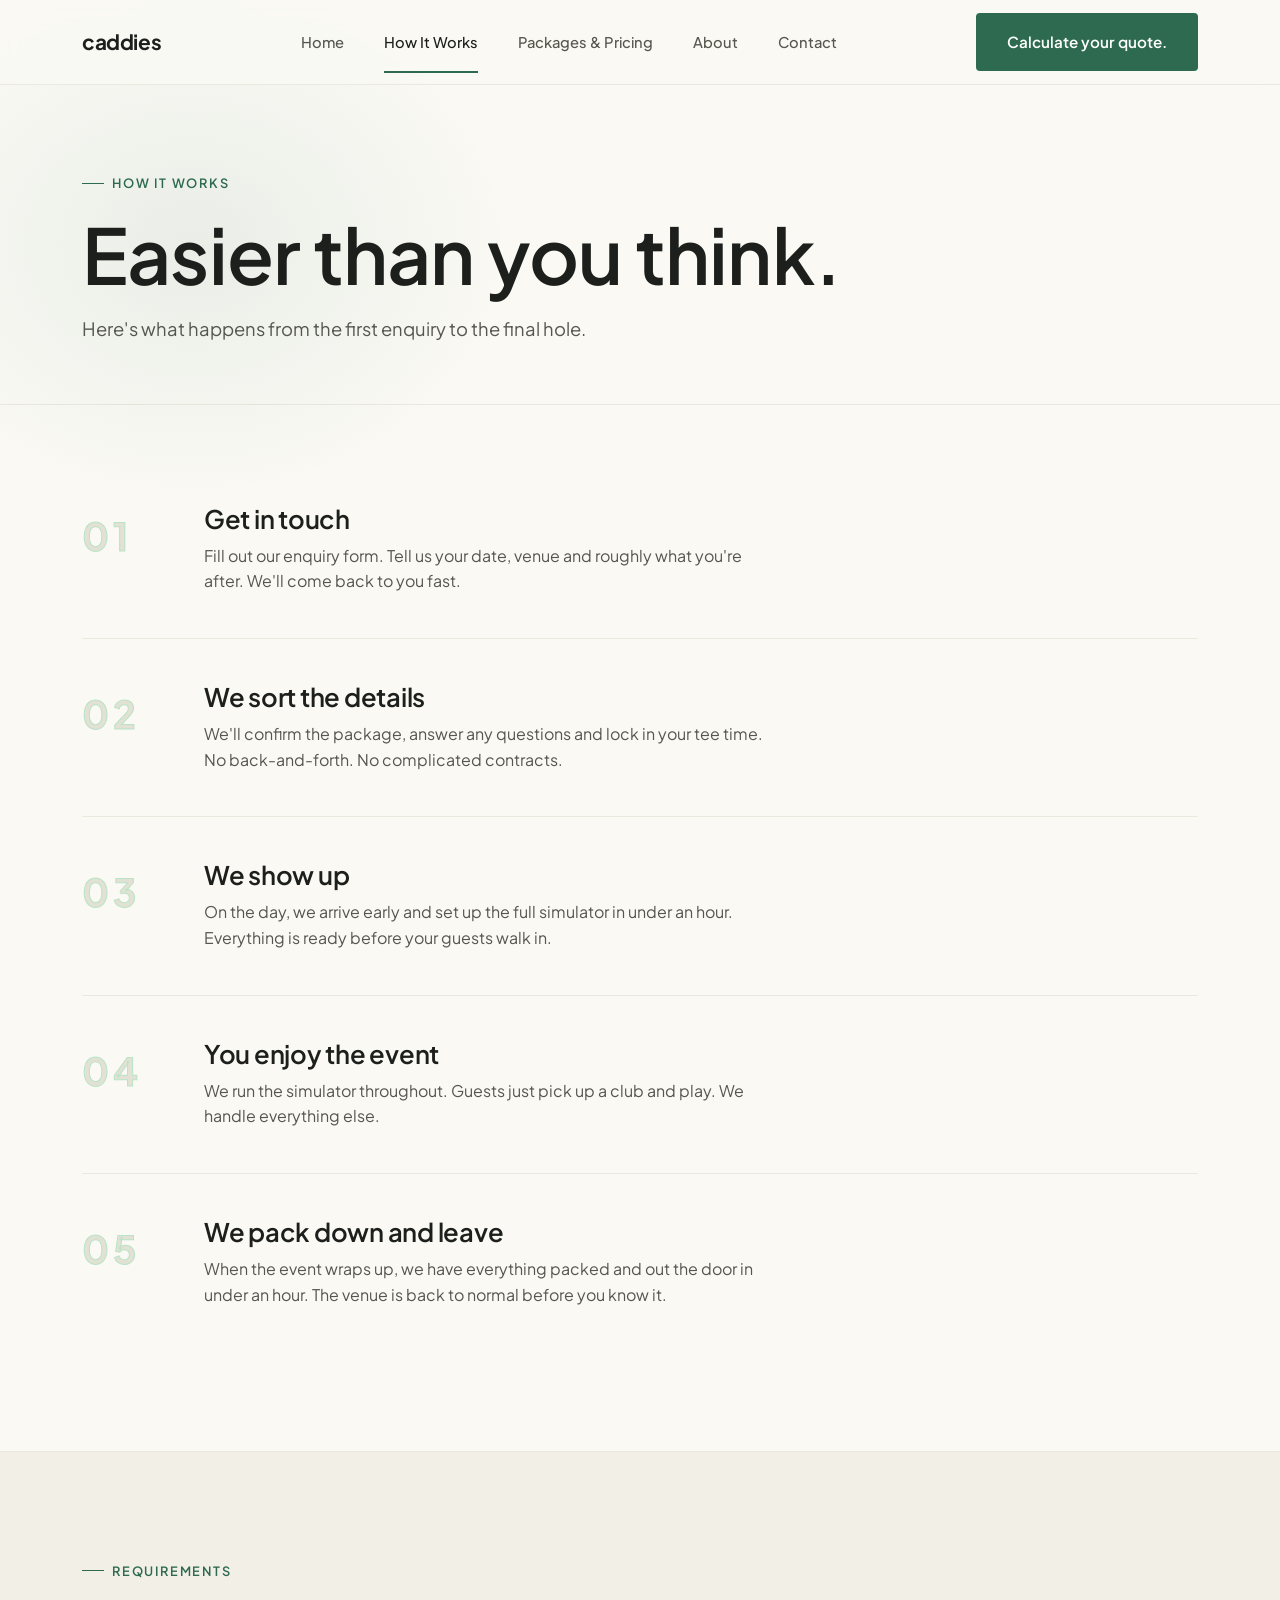
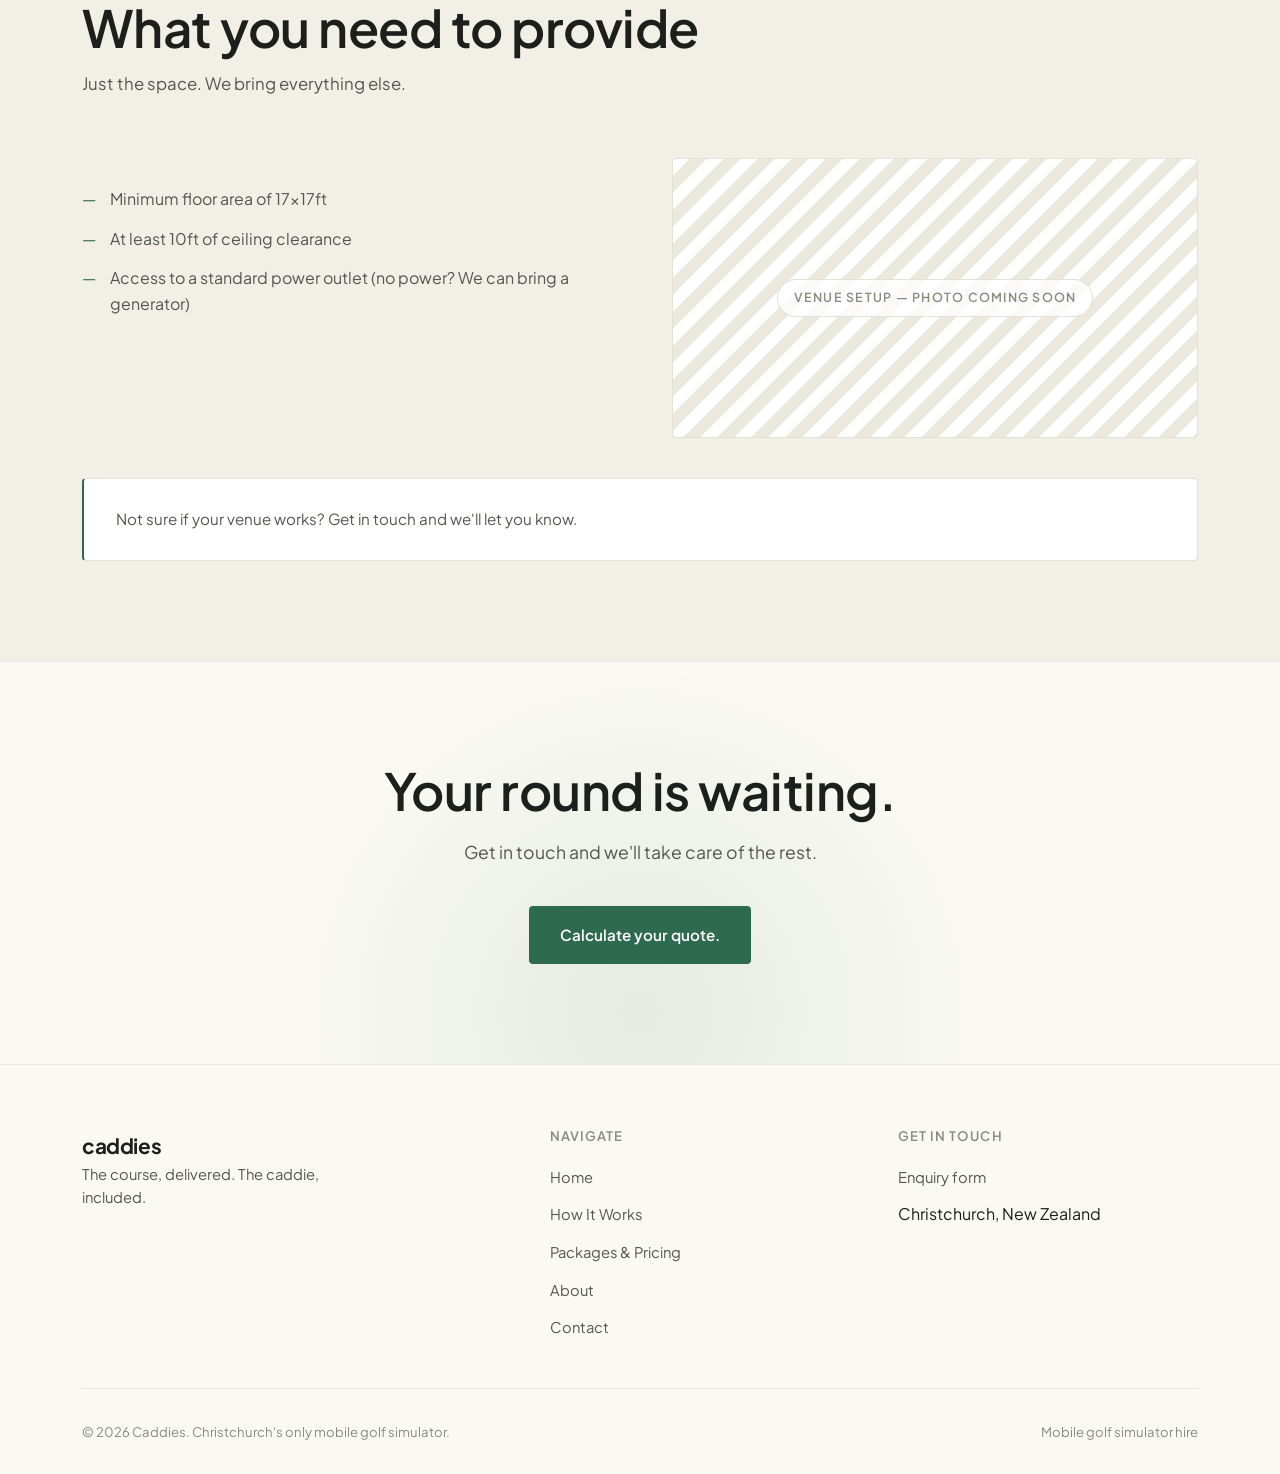
<file: how-it-works.html>
<!doctype html>
<html lang="en-NZ">
<head>
  <meta charset="UTF-8">
  <meta name="viewport" content="width=device-width, initial-scale=1.0">
  <meta name="robots" content="noindex, nofollow">
  <title>How It Works — Caddies</title>
  <meta name="description" content="Here's what happens from the first enquiry to the final hole. Enquire, we sort the details, we show up, you play, we pack down.">
  <link rel="preconnect" href="https://fonts.googleapis.com">
  <link rel="preconnect" href="https://fonts.gstatic.com" crossorigin>
  <link href="https://fonts.googleapis.com/css2?family=Plus+Jakarta+Sans:wght@400;500;600;700;800&display=swap" rel="stylesheet">
  <link rel="stylesheet" href="css/style.css">
  <link rel="icon" href="favicon.ico" sizes="any">
  <link rel="icon" type="image/png" sizes="32x32" href="favicon-32x32.png">
  <link rel="icon" type="image/png" sizes="16x16" href="favicon-16x16.png">
  <link rel="apple-touch-icon" sizes="180x180" href="apple-touch-icon.png">
  <link rel="manifest" href="site.webmanifest">
</head>
<body>

  <header class="site-header">
    <nav class="container nav">
      <a href="index.html" class="logo">caddies</a>
      <ul class="nav-links">
        <li><a href="index.html">Home</a></li>
        <li><a href="how-it-works.html" class="active">How It Works</a></li>
        <li><a href="packages-pricing.html">Packages &amp; Pricing</a></li>
        <li><a href="about.html">About</a></li>
        <li><a href="contact.html">Contact</a></li>
      </ul>
      <div class="nav-cta">
        <a href="packages-pricing.html#calculator" class="btn btn-primary">Calculate your quote.</a>
        <button class="nav-toggle" aria-label="Toggle menu"><span></span><span></span><span></span></button>
      </div>
    </nav>
  </header>

  <main>

    <section class="page-hero">
      <div class="container">
        <span class="eyebrow">How it works</span>
        <h1>Easier than you think.</h1>
        <p class="intro-line">Here's what happens from the first enquiry to the final hole.</p>
      </div>
    </section>

    <section>
      <div class="container">
        <div class="steps-list">
          <div class="step-row">
            <span class="step-num">01</span>
            <div>
              <h3>Get in touch</h3>
              <p>Fill out our enquiry form. Tell us your date, venue and roughly what you're after. We'll come back to you fast.</p>
            </div>
          </div>
          <div class="step-row">
            <span class="step-num">02</span>
            <div>
              <h3>We sort the details</h3>
              <p>We'll confirm the package, answer any questions and lock in your tee time. No back-and-forth. No complicated contracts.</p>
            </div>
          </div>
          <div class="step-row">
            <span class="step-num">03</span>
            <div>
              <h3>We show up</h3>
              <p>On the day, we arrive early and set up the full simulator in under an hour. Everything is ready before your guests walk in.</p>
            </div>
          </div>
          <div class="step-row">
            <span class="step-num">04</span>
            <div>
              <h3>You enjoy the event</h3>
              <p>We run the simulator throughout. Guests just pick up a club and play. We handle everything else.</p>
            </div>
          </div>
          <div class="step-row">
            <span class="step-num">05</span>
            <div>
              <h3>We pack down and leave</h3>
              <p>When the event wraps up, we have everything packed and out the door in under an hour. The venue is back to normal before you know it.</p>
            </div>
          </div>
        </div>
      </div>
    </section>

    <section class="section-alt">
      <div class="container">
        <div class="section-head">
          <span class="eyebrow">Requirements</span>
          <h2>What you need to provide</h2>
          <p>Just the space. We bring everything else.</p>
        </div>
        <div style="display:grid; grid-template-columns: 1fr 1fr; gap: 64px; align-items:start;">
          <ul class="requirements-list">
            <li>Minimum floor area of 17x17ft</li>
            <li>At least 10ft of ceiling clearance</li>
            <li>Access to a standard power outlet (no power? We can bring a generator)</li>
          </ul>
          <div class="photo-placeholder" data-label="Venue setup — photo coming soon" style="min-height:280px;"></div>
        </div>
        <div class="note-box">
          <p>Not sure if your venue works? Get in touch and we'll let you know.</p>
        </div>
      </div>
    </section>

    <section class="cta-band">
      <div class="container">
        <h2>Your round is waiting.</h2>
        <p>Get in touch and we'll take care of the rest.</p>
        <a href="packages-pricing.html#calculator" class="btn btn-primary">Calculate your quote.</a>
      </div>
    </section>

  </main>

  <footer class="site-footer">
    <div class="container">
      <div class="footer-top">
        <div class="footer-brand">
          <a href="index.html" class="logo">caddies</a>
          <p>The course, delivered. The caddie, included.</p>
        </div>
        <div class="footer-col">
          <h4>Navigate</h4>
          <ul>
            <li><a href="index.html">Home</a></li>
            <li><a href="how-it-works.html">How It Works</a></li>
            <li><a href="packages-pricing.html">Packages &amp; Pricing</a></li>
            <li><a href="about.html">About</a></li>
            <li><a href="contact.html">Contact</a></li>
          </ul>
        </div>
        <div class="footer-col">
          <h4>Get in touch</h4>
          <ul>
            <li><a href="contact.html">Enquiry form</a></li>
            <li>Christchurch, New Zealand</li>
          </ul>
        </div>
      </div>
      <div class="footer-bottom">
        <p>&copy; 2026 Caddies. Christchurch's only mobile golf simulator.</p>
        <p>Mobile golf simulator hire</p>
      </div>
    </div>
  </footer>

  <script src="js/main.js"></script>
</body>
</html>
</file>
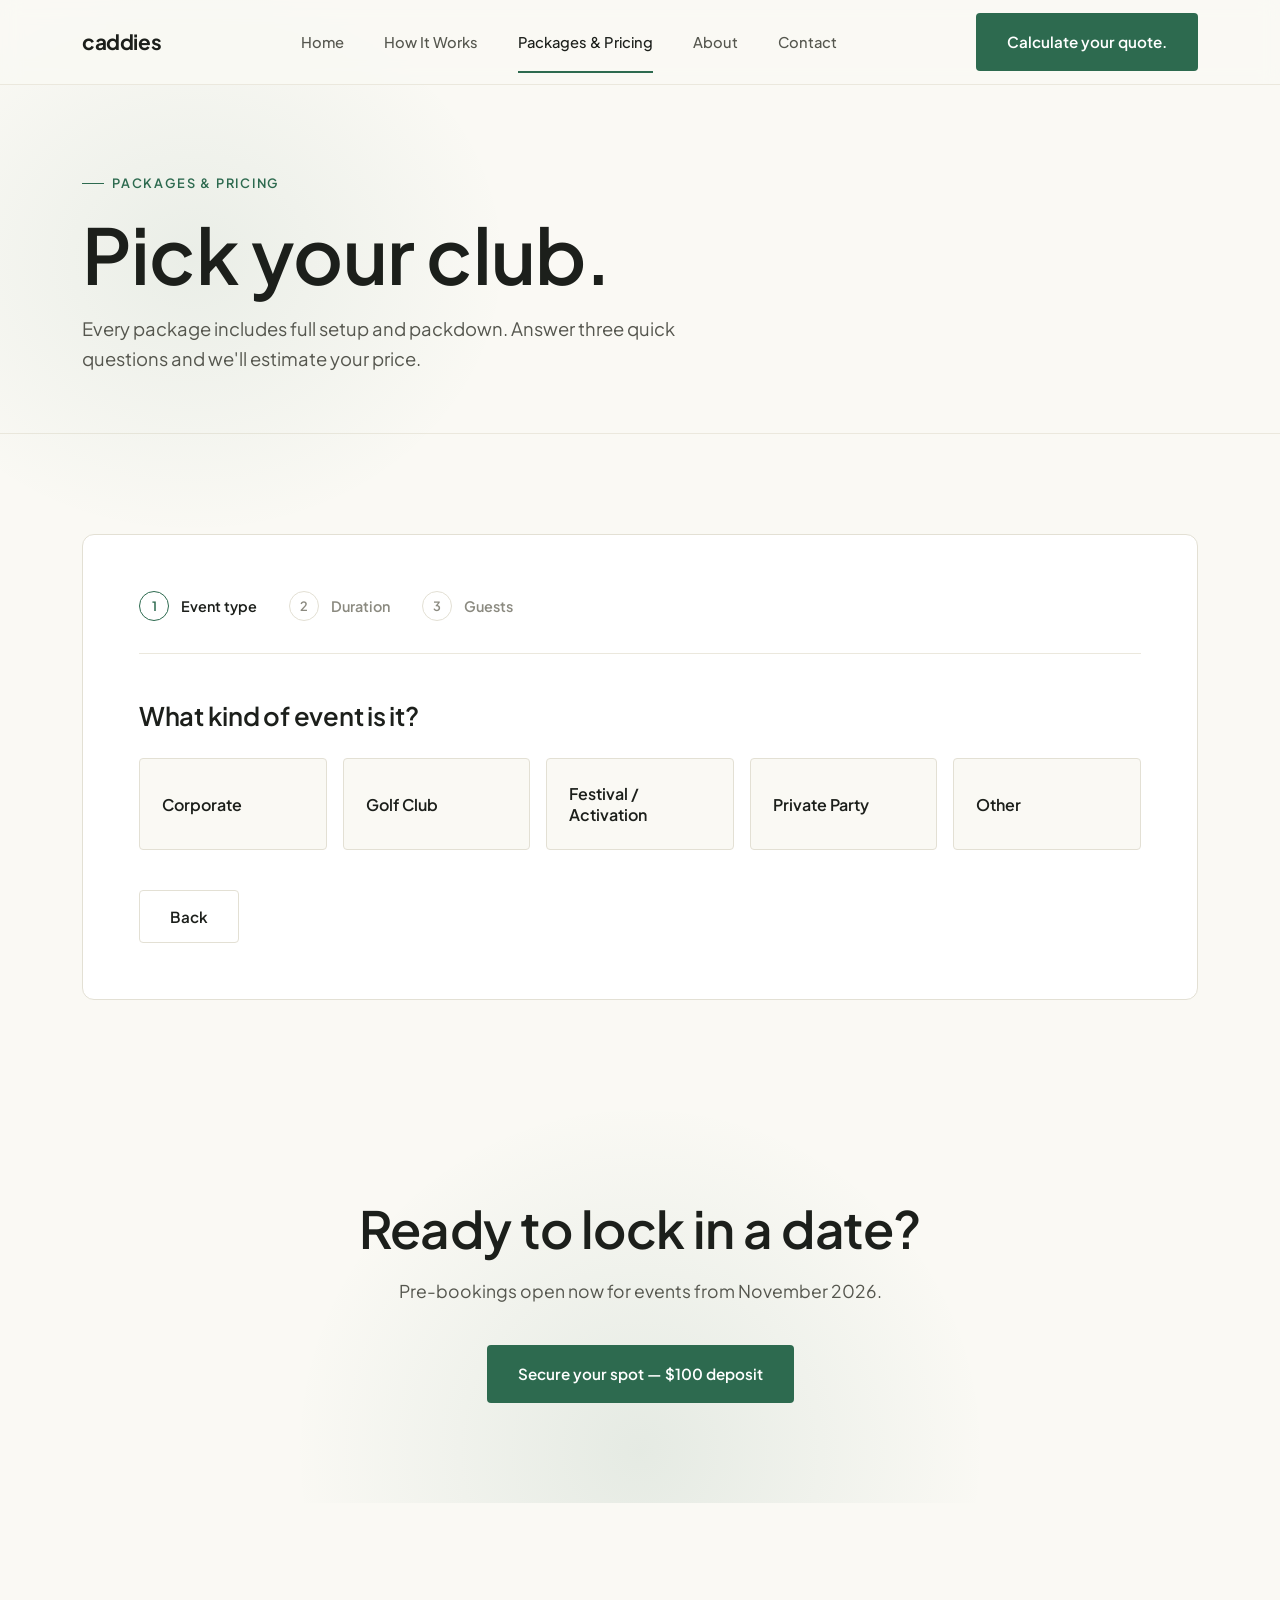
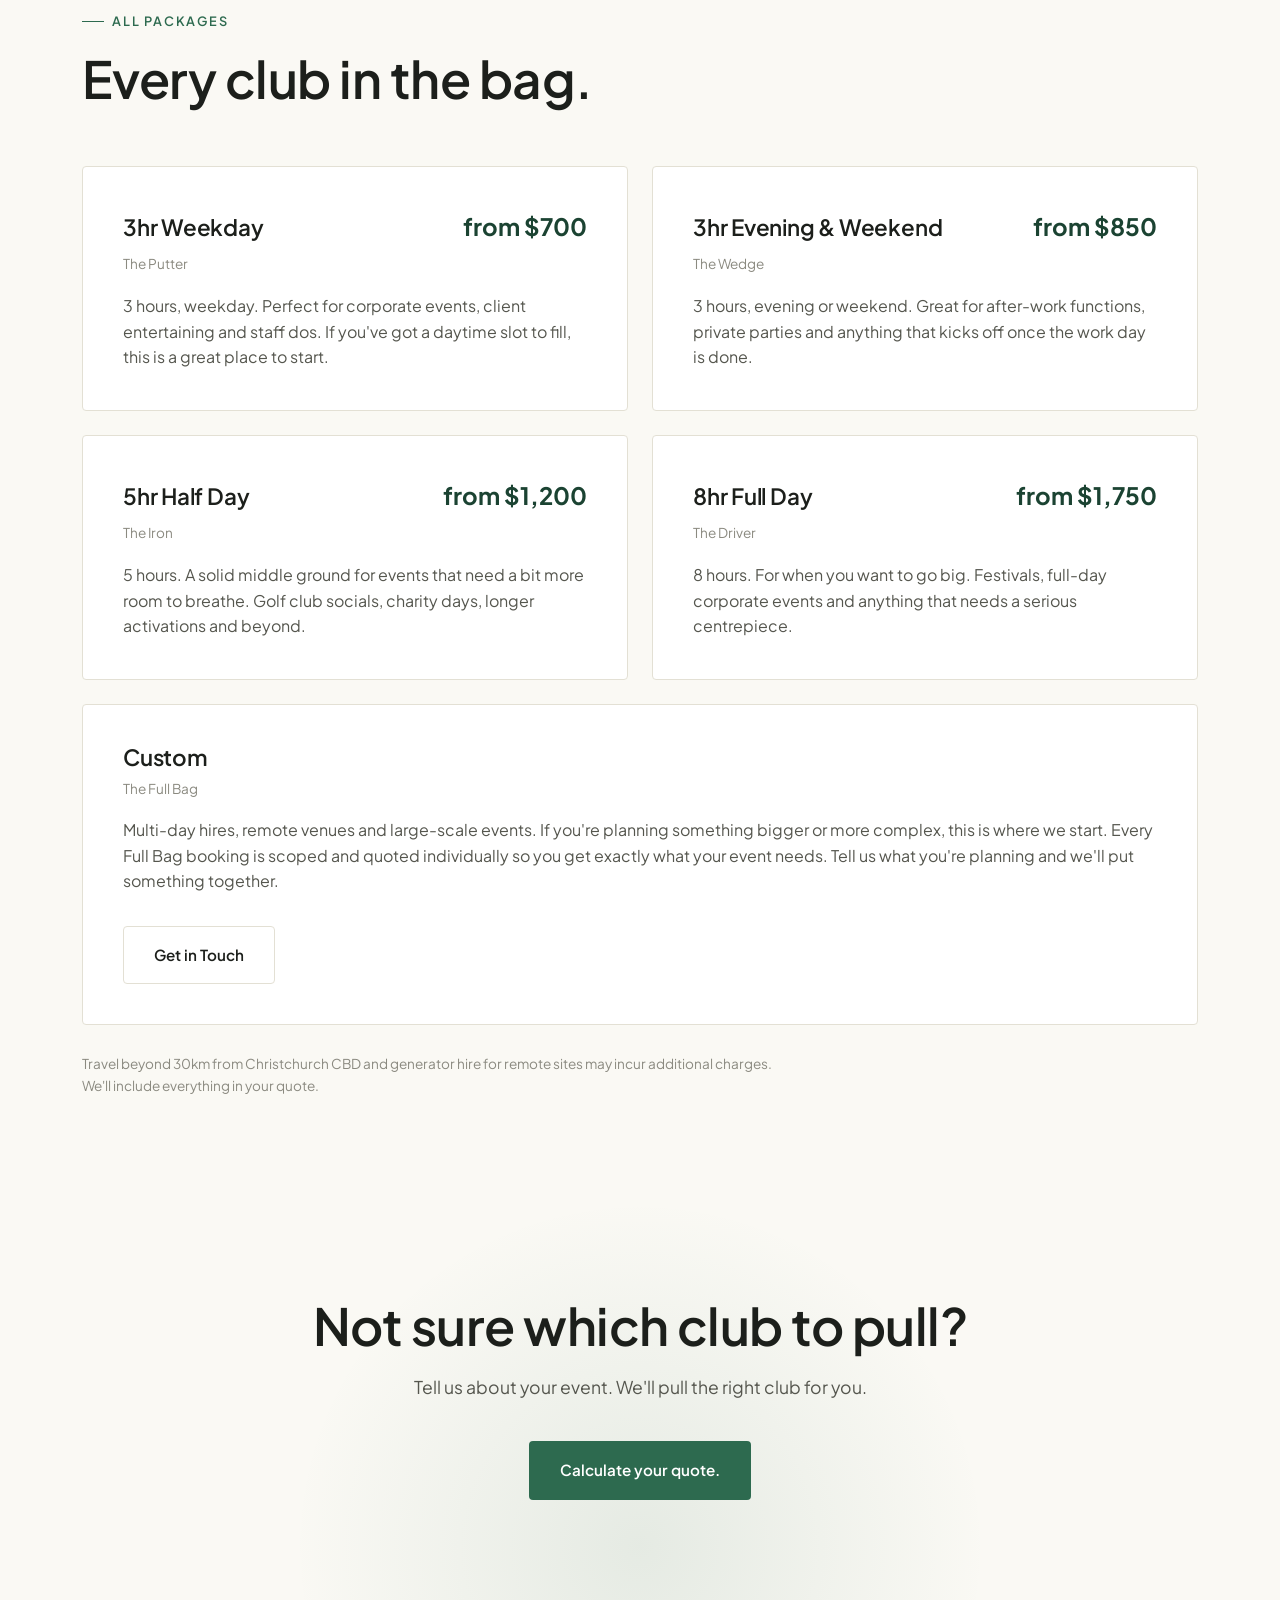
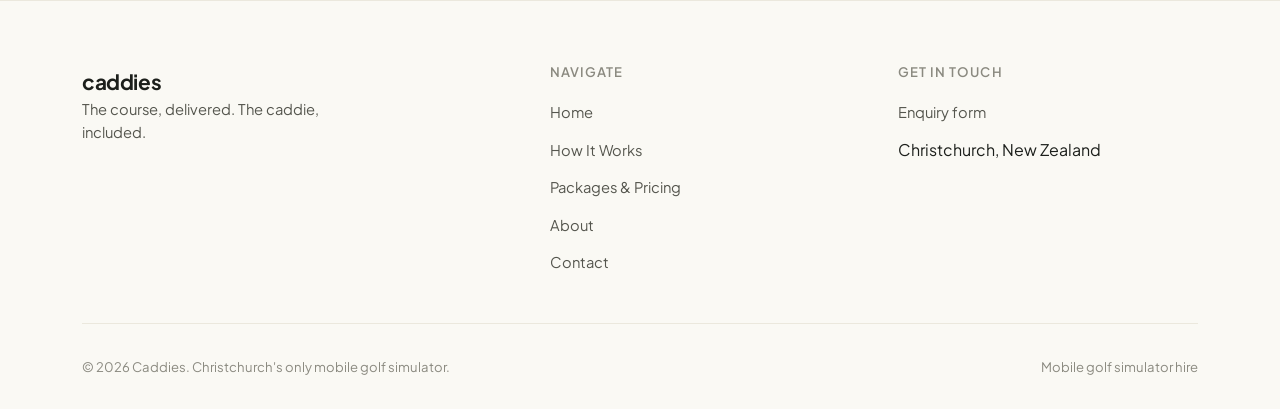
<file: packages-pricing.html>
<!doctype html>
<html lang="en-NZ">
<head>
  <meta charset="UTF-8">
  <meta name="viewport" content="width=device-width, initial-scale=1.0">
  <meta name="robots" content="noindex, nofollow">
  <title>Packages &amp; Pricing — Caddies</title>
  <meta name="description" content="Pick your club. Answer three quick questions and get an instant price estimate for your event.">
  <link rel="preconnect" href="https://fonts.googleapis.com">
  <link rel="preconnect" href="https://fonts.gstatic.com" crossorigin>
  <link href="https://fonts.googleapis.com/css2?family=Plus+Jakarta+Sans:wght@400;500;600;700;800&display=swap" rel="stylesheet">
  <link rel="stylesheet" href="css/style.css">
  <link rel="icon" href="favicon.ico" sizes="any">
  <link rel="icon" type="image/png" sizes="32x32" href="favicon-32x32.png">
  <link rel="icon" type="image/png" sizes="16x16" href="favicon-16x16.png">
  <link rel="apple-touch-icon" sizes="180x180" href="apple-touch-icon.png">
  <link rel="manifest" href="site.webmanifest">
</head>
<body>

  <header class="site-header">
    <nav class="container nav">
      <a href="index.html" class="logo">caddies</a>
      <ul class="nav-links">
        <li><a href="index.html">Home</a></li>
        <li><a href="how-it-works.html">How It Works</a></li>
        <li><a href="packages-pricing.html" class="active">Packages &amp; Pricing</a></li>
        <li><a href="about.html">About</a></li>
        <li><a href="contact.html">Contact</a></li>
      </ul>
      <div class="nav-cta">
        <a href="packages-pricing.html#calculator" class="btn btn-primary">Calculate your quote.</a>
        <button class="nav-toggle" aria-label="Toggle menu"><span></span><span></span><span></span></button>
      </div>
    </nav>
  </header>

  <main>

    <section class="page-hero">
      <div class="container">
        <span class="eyebrow">Packages &amp; Pricing</span>
        <h1>Pick your club.</h1>
        <p class="intro-line">Every package includes full setup and packdown. Answer three quick questions and we'll estimate your price.</p>
      </div>
    </section>

    <section class="calculator-section">
      <div class="container">

        <div class="calculator-wrap" id="calculator">

        <div class="calculator-card" id="calculator-card">

          <div class="calc-progress">
            <button type="button" class="calc-progress-step active" data-goto="1">
              <span>1</span> Event type
            </button>
            <button type="button" class="calc-progress-step" data-goto="2">
              <span>2</span> Duration
            </button>
            <button type="button" class="calc-progress-step" data-goto="3">
              <span>3</span> Guests
            </button>
          </div>

          <div class="calc-step active" data-step="1">
            <h3>What kind of event is it?</h3>
            <div class="calc-options" data-group="eventType">
              <button type="button" class="calc-option" data-value="corporate">Corporate</button>
              <button type="button" class="calc-option" data-value="golf-club">Golf Club</button>
              <button type="button" class="calc-option" data-value="festival">Festival / Activation</button>
              <button type="button" class="calc-option" data-value="private">Private Party</button>
              <button type="button" class="calc-option" data-value="other">Other</button>
            </div>
          </div>

          <div class="calc-step" data-step="2">
            <h3>How long do you need us for?</h3>
            <div class="calc-options" data-group="duration">
              <button type="button" class="calc-option" data-value="3">3 hours</button>
              <button type="button" class="calc-option" data-value="5">5 hours</button>
              <button type="button" class="calc-option" data-value="8">8 hours</button>
              <button type="button" class="calc-option" data-value="custom">Custom</button>
            </div>
          </div>

          <div class="calc-step" data-step="3">
            <h3>Roughly how many guests?</h3>
            <div class="calc-options" data-group="guests">
              <button type="button" class="calc-option" data-value="under-20">Under 20</button>
              <button type="button" class="calc-option" data-value="20-50">20–50</button>
              <button type="button" class="calc-option" data-value="50-100">50–100</button>
              <button type="button" class="calc-option" data-value="100-plus">100+</button>
            </div>
          </div>

          <div class="calc-nav">
            <button type="button" class="btn btn-secondary" id="calc-back" disabled>Back</button>
          </div>

        </div>

        </div>

        <div class="calc-result" id="calc-result" hidden>
          <span class="eyebrow">Your estimate</span>

          <div class="calc-blur-wrap" id="calc-blur-wrap">
            <div class="calc-blur-content" id="calc-blur-content">
              <h2 id="calc-headline">Your event is estimated between $700–$850</h2>
              <p class="calc-note" id="calc-note">Based on your selections.</p>
              <div class="calc-breakdown">
                <div class="calc-breakdown-item"><span>Simulator hire &amp; full setup</span><span>Included</span></div>
                <div class="calc-breakdown-item"><span>On-site host, the whole time</span><span>Included</span></div>
                <div class="calc-breakdown-item"><span>All game modes &amp; course library</span><span>Included</span></div>
                <div class="calc-breakdown-item"><span>Full packdown</span><span>Included</span></div>
                <div class="calc-breakdown-item"><span>Travel within 30km of CBD</span><span>Included</span></div>
              </div>
            </div>
            <div class="calc-blur-overlay" id="calc-gate-overlay">
              <div class="calc-gate-card">
                <span class="eyebrow">Almost there</span>
                <h3>Unlock your price</h3>
                <p>Pop in your name and email and we'll reveal your estimate.</p>
                <form id="gate-form" novalidate>
                  <div class="form-group">
                    <label for="gate-name">Name</label>
                    <input type="text" id="gate-name" name="gate-name" required placeholder="Your name">
                  </div>
                  <div class="form-group">
                    <label for="gate-email">Email</label>
                    <input type="email" id="gate-email" name="gate-email" required placeholder="you@example.com">
                  </div>
                  <button type="submit" class="btn btn-primary btn-block">Reveal my price</button>
                </form>
              </div>
            </div>
          </div>

          <div class="calc-actions">
            <button type="button" class="btn btn-primary" id="calc-next-step" hidden>What's the next step?</button>

            <button type="button" class="btn-ghost" id="calc-restart">Start over →</button>
          </div>
        </div>

      </div>
    </section>

    <section class="cta-band">
      <div class="container">
        <h2>Ready to lock in a date?</h2>
        <p>Pre-bookings open now for events from November 2026.</p>
        <a href="https://buy.stripe.com/00w4gs6r66i5gjU2wcgMw00" class="btn btn-primary" target="_blank" rel="noopener noreferrer">Secure your spot — $100 deposit</a>
      </div>
    </section>

    <section id="all-packages">
      <div class="container">
        <div class="section-head">
          <span class="eyebrow">All packages</span>
          <h2>Every club in the bag.</h2>
        </div>
        <div class="package-detail-grid">
          <div class="package-detail-card">
            <div class="package-detail-header">
              <h3>3hr Weekday</h3>
              <span class="package-detail-price">from $700</span>
            </div>
            <div class="package-meta">The Putter</div>
            <p class="desc">3 hours, weekday. Perfect for corporate events, client entertaining and staff dos. If you've got a daytime slot to fill, this is a great place to start.</p>
          </div>

          <div class="package-detail-card">
            <div class="package-detail-header">
              <h3>3hr Evening &amp; Weekend</h3>
              <span class="package-detail-price">from $850</span>
            </div>
            <div class="package-meta">The Wedge</div>
            <p class="desc">3 hours, evening or weekend. Great for after-work functions, private parties and anything that kicks off once the work day is done.</p>
          </div>

          <div class="package-detail-card">
            <div class="package-detail-header">
              <h3>5hr Half Day</h3>
              <span class="package-detail-price">from $1,200</span>
            </div>
            <div class="package-meta">The Iron</div>
            <p class="desc">5 hours. A solid middle ground for events that need a bit more room to breathe. Golf club socials, charity days, longer activations and beyond.</p>
          </div>

          <div class="package-detail-card">
            <div class="package-detail-header">
              <h3>8hr Full Day</h3>
              <span class="package-detail-price">from $1,750</span>
            </div>
            <div class="package-meta">The Driver</div>
            <p class="desc">8 hours. For when you want to go big. Festivals, full-day corporate events and anything that needs a serious centrepiece.</p>
          </div>

          <div class="package-detail-card full-bag">
            <div>
              <div class="package-detail-header">
                <h3>Custom</h3>
              </div>
              <div class="package-meta">The Full Bag</div>
              <p class="desc">Multi-day hires, remote venues and large-scale events. If you're planning something bigger or more complex, this is where we start. Every Full Bag booking is scoped and quoted individually so you get exactly what your event needs. Tell us what you're planning and we'll put something together.</p>
            </div>
            <a href="contact.html" class="btn btn-secondary">Get in Touch</a>
          </div>
        </div>

        <p class="small-print-text">Travel beyond 30km from Christchurch CBD and generator hire for remote sites may incur additional charges. We'll include everything in your quote.</p>
      </div>
    </section>

    <section class="cta-band">
      <div class="container">
        <h2>Not sure which club to pull?</h2>
        <p>Tell us about your event. We'll pull the right club for you.</p>
        <a href="packages-pricing.html#calculator" class="btn btn-primary">Calculate your quote.</a>
      </div>
    </section>

  </main>

  <footer class="site-footer">
    <div class="container">
      <div class="footer-top">
        <div class="footer-brand">
          <a href="index.html" class="logo">caddies</a>
          <p>The course, delivered. The caddie, included.</p>
        </div>
        <div class="footer-col">
          <h4>Navigate</h4>
          <ul>
            <li><a href="index.html">Home</a></li>
            <li><a href="how-it-works.html">How It Works</a></li>
            <li><a href="packages-pricing.html">Packages &amp; Pricing</a></li>
            <li><a href="about.html">About</a></li>
            <li><a href="contact.html">Contact</a></li>
          </ul>
        </div>
        <div class="footer-col">
          <h4>Get in touch</h4>
          <ul>
            <li><a href="contact.html">Enquiry form</a></li>
            <li>Christchurch, New Zealand</li>
          </ul>
        </div>
      </div>
      <div class="footer-bottom">
        <p>&copy; 2026 Caddies. Christchurch's only mobile golf simulator.</p>
        <p>Mobile golf simulator hire</p>
      </div>
    </div>
  </footer>

  <script src="js/main.js"></script>
  <script src="js/calculator.js"></script>
</body>
</html>
</file>
<file: css/style.css>
/* ============================================
   Caddies — Global Styles
   ============================================ */

:root {
  --bg: #faf9f4;
  --bg-alt: #f1efe6;
  --bg-card: #ffffff;
  --border: #e3e0d4;
  --border-soft: #ebe8dd;

  --text: #1c1f1b;
  --text-muted: #55564e;
  --text-faint: #8b8a80;

  --accent: #2d6a4f;
  --accent-strong: #1b4332;
  --accent-dim: #b7e4c7;

  --font-display: 'Plus Jakarta Sans', sans-serif;
  --font-body: 'Plus Jakarta Sans', sans-serif;

  --container: 1180px;
  --radius: 4px;
}

* {
  margin: 0;
  padding: 0;
  box-sizing: border-box;
}

.visually-hidden {
  position: absolute;
  width: 1px;
  height: 1px;
  padding: 0;
  margin: -1px;
  overflow: hidden;
  clip: rect(0, 0, 0, 0);
  white-space: nowrap;
  border: 0;
}

html {
  scroll-behavior: smooth;
}

body {
  background: var(--bg);
  color: var(--text);
  font-family: var(--font-body);
  font-size: 16px;
  line-height: 1.6;
  -webkit-font-smoothing: antialiased;
  overflow-x: hidden;
}

img {
  max-width: 100%;
  display: block;
}

a {
  color: inherit;
  text-decoration: none;
}

ul {
  list-style: none;
}

.container {
  max-width: var(--container);
  margin: 0 auto;
  padding: 0 32px;
}

h1, h2, h3, h4 {
  font-family: var(--font-display);
  font-weight: 600;
  line-height: 1.1;
  letter-spacing: -0.01em;
}

h1 { font-size: clamp(2.6rem, 6vw, 5rem); }
h2 { font-size: clamp(2rem, 4vw, 3.2rem); }
h3 { font-size: clamp(1.3rem, 2.4vw, 1.6rem); }

p {
  color: var(--text-muted);
}

.eyebrow {
  display: inline-flex;
  align-items: center;
  gap: 8px;
  font-family: var(--font-body);
  font-size: 0.8rem;
  font-weight: 600;
  letter-spacing: 0.14em;
  text-transform: uppercase;
  color: var(--accent);
  margin-bottom: 18px;
}

.eyebrow::before {
  content: '';
  width: 22px;
  height: 1px;
  background: var(--accent);
}

/* ============================================
   Buttons
   ============================================ */

.btn {
  display: inline-flex;
  align-items: center;
  justify-content: center;
  gap: 10px;
  padding: 16px 30px;
  font-family: var(--font-body);
  font-weight: 600;
  font-size: 0.95rem;
  border-radius: var(--radius);
  border: 1px solid transparent;
  cursor: pointer;
  transition: transform 0.2s ease, box-shadow 0.2s ease, background 0.2s ease, color 0.2s ease, border-color 0.2s ease;
  white-space: nowrap;
}

.btn[hidden] {
  display: none;
}

.btn-primary {
  background: var(--accent);
  color: #fff;
  box-shadow: 0 0 0 rgba(45, 106, 79, 0);
}

.btn-primary:hover {
  background: var(--accent);
  color: #fff;
  box-shadow: 0 12px 28px rgba(45, 106, 79, 0.25);
  transform: translateY(-1px);
}

.btn-secondary {
  background: transparent;
  color: var(--text);
  border: 1px solid var(--border);
}

.btn-secondary:hover {
  background: var(--accent);
  border-color: var(--accent);
  color: #fff;
}

.btn-ghost {
  display: inline-block;
  background: transparent;
  border: none;
  color: var(--accent);
  padding: 8px 16px;
  margin: -8px -16px;
  border-radius: var(--radius);
  font-family: var(--font-body);
  font-size: 0.95rem;
  font-weight: 600;
  cursor: pointer;
  transition: background 0.2s ease, color 0.2s ease;
}

.btn-ghost:hover {
  background: var(--accent);
  color: #fff;
}

.btn-block {
  width: 100%;
}

/* ============================================
   Header / Nav
   ============================================ */

.site-header {
  position: sticky;
  top: 0;
  z-index: 100;
  background: rgba(250, 249, 244, 0.85);
  backdrop-filter: blur(10px);
  -webkit-backdrop-filter: blur(10px);
  border-bottom: 1px solid var(--border-soft);
}

.nav {
  display: flex;
  align-items: center;
  justify-content: space-between;
  height: 84px;
}

.logo {
  font-family: var(--font-display);
  font-size: 1.3rem;
  font-weight: 700;
  letter-spacing: -0.02em;
  color: var(--text);
}

.nav-links {
  display: flex;
  align-items: center;
  gap: 40px;
}

.nav-links a {
  font-size: 0.92rem;
  font-weight: 500;
  color: var(--text-muted);
  transition: color 0.2s ease;
  position: relative;
}

.nav-links a:hover,
.nav-links a.active {
  color: var(--text);
}

.nav-links a.active::after {
  content: '';
  position: absolute;
  bottom: -22px;
  left: 0;
  right: 0;
  height: 2px;
  background: var(--accent);
}

.nav-cta {
  display: flex;
  align-items: center;
  gap: 28px;
}

.nav-toggle {
  display: none;
  flex-direction: column;
  gap: 5px;
  background: none;
  border: none;
  cursor: pointer;
  padding: 8px;
}

.nav-toggle span {
  width: 24px;
  height: 2px;
  background: var(--text);
  transition: transform 0.2s ease, opacity 0.2s ease;
}

/* ============================================
   Hero
   ============================================ */

.hero {
  position: relative;
  padding: 120px 0 100px;
  overflow: hidden;
}

.hero::before {
  content: '';
  position: absolute;
  top: -20%;
  right: -10%;
  width: 60%;
  height: 140%;
  background: radial-gradient(ellipse at center, rgba(45, 106, 79, 0.1) 0%, rgba(45, 106, 79, 0) 65%);
  pointer-events: none;
}

.hero-content {
  max-width: 780px;
  position: relative;
}

.hero-headline {
  font-family: var(--font-display);
  font-weight: 600;
  line-height: 1.1;
  letter-spacing: -0.01em;
  font-size: clamp(2.6rem, 6vw, 5rem);
  color: var(--text);
  margin-bottom: 22px;
}

.hero-subhead {
  font-size: clamp(1.05rem, 2vw, 1.3rem);
  color: var(--accent-strong);
  font-family: var(--font-display);
  font-weight: 500;
  margin-bottom: 40px;
}

.hero-actions {
  display: flex;
  gap: 18px;
  flex-wrap: wrap;
  margin-bottom: 48px;
}

.hero-copy {
  max-width: 620px;
}

.hero-copy p {
  margin-bottom: 16px;
  font-size: 1.05rem;
}

.hero-copy p:last-child {
  margin-bottom: 0;
  color: var(--text-faint);
  font-size: 0.95rem;
}

/* generic page hero (interior pages) */

.page-hero {
  padding: 80px 0 60px;
  border-bottom: 1px solid var(--border-soft);
  position: relative;
}

.page-hero::before {
  content: '';
  position: absolute;
  top: -30%;
  left: -10%;
  width: 50%;
  height: 160%;
  background: radial-gradient(ellipse at center, rgba(45, 106, 79, 0.08) 0%, rgba(45, 106, 79, 0) 70%);
  pointer-events: none;
}

.page-hero .container {
  position: relative;
}

.page-hero h1 {
  margin-bottom: 18px;
}

.page-hero .intro-line {
  font-size: 1.15rem;
  color: var(--text-muted);
  max-width: 620px;
}

/* ============================================
   Sections
   ============================================ */

section {
  padding: 100px 0;
}

.section-alt {
  background: var(--bg-alt);
  border-top: 1px solid var(--border-soft);
  border-bottom: 1px solid var(--border-soft);
}

.section-head {
  max-width: 640px;
  margin-bottom: 60px;
}

.section-head.center {
  margin-left: auto;
  margin-right: auto;
  text-align: center;
}

.section-head h2 {
  margin-bottom: 16px;
}

.section-head p {
  font-size: 1.05rem;
}

/* ============================================
   Photo Placeholder Blocks
   ============================================ */

.photo-placeholder {
  position: relative;
  background:
    repeating-linear-gradient(
      135deg,
      var(--bg-card),
      var(--bg-card) 12px,
      var(--border-soft) 12px,
      var(--border-soft) 24px
    );
  border: 1px solid var(--border);
  border-radius: var(--radius);
  display: flex;
  align-items: center;
  justify-content: center;
  min-height: 240px;
  overflow: hidden;
}

.photo-placeholder::after {
  content: attr(data-label);
  font-family: var(--font-body);
  font-size: 0.78rem;
  font-weight: 600;
  letter-spacing: 0.1em;
  text-transform: uppercase;
  color: var(--text-faint);
  background: rgba(255, 255, 255, 0.8);
  padding: 8px 16px;
  border: 1px solid var(--border);
  border-radius: 999px;
}

.hero-visual {
  margin-top: 64px;
  min-height: 420px;
}

/* ============================================
   How It Works — steps
   ============================================ */

.steps-grid {
  display: grid;
  grid-template-columns: repeat(3, 1fr);
  gap: 32px;
}

.step-card {
  display: block;
  background: var(--bg-card);
  border: 1px solid var(--border);
  border-radius: var(--radius);
  padding: 36px 30px;
  transition: background 0.2s ease, border-color 0.2s ease, transform 0.2s ease, box-shadow 0.2s ease;
}

.step-card .step-num,
.step-card h3,
.step-card p {
  transition: color 0.2s ease;
}

.step-card:hover {
  background: var(--accent);
  border-color: var(--accent);
  transform: translateY(-4px);
  box-shadow: 0 16px 32px rgba(28, 31, 27, 0.16);
}

.step-card:hover .step-num,
.step-card:hover h3,
.step-card:hover p {
  color: #fff;
}

.step-num {
  font-family: var(--font-display);
  font-size: 0.85rem;
  font-weight: 700;
  color: var(--accent);
  letter-spacing: 0.1em;
  margin-bottom: 18px;
  display: block;
}

.step-card h3 {
  margin-bottom: 12px;
}

.steps-list {
  display: flex;
  flex-direction: column;
  gap: 0;
}

.steps-list .step-row {
  display: grid;
  grid-template-columns: 90px 1fr;
  gap: 32px;
  padding: 44px 0;
  border-bottom: 1px solid var(--border-soft);
}

.steps-list .step-row:first-child {
  padding-top: 0;
}

.steps-list .step-row:last-child {
  border-bottom: none;
}

.steps-list .step-num {
  font-size: 2.4rem;
  color: var(--border);
  -webkit-text-stroke: 1px var(--accent-dim);
  margin-bottom: 0;
}

.steps-list h3 {
  margin-bottom: 10px;
}

.steps-list p {
  max-width: 560px;
}

/* ============================================
   Packages
   ============================================ */

.packages-grid {
  display: grid;
  grid-template-columns: repeat(5, 1fr);
  gap: 20px;
}

.package-card {
  background: var(--bg-card);
  border: 1px solid var(--border);
  border-radius: var(--radius);
  padding: 30px 24px;
  display: flex;
  flex-direction: column;
  transition: background 0.2s ease, border-color 0.2s ease, transform 0.2s ease, box-shadow 0.2s ease;
}

.package-card:hover {
  background: var(--accent);
  border-color: var(--accent);
  transform: translateY(-4px);
  box-shadow: 0 16px 32px rgba(28, 31, 27, 0.16);
}

.package-card.featured {
  border-color: var(--accent-dim);
  position: relative;
}

.package-card.featured:hover {
  border-color: var(--accent);
}

.package-name {
  display: block;
  font-family: var(--font-display);
  font-size: 1.1rem;
  font-weight: 700;
  margin-bottom: 6px;
  transition: color 0.2s ease;
}

.package-meta {
  font-size: 0.85rem;
  color: var(--text-faint);
  margin-bottom: 0;
  transition: color 0.2s ease;
}

.package-card:hover .package-name,
.package-card:hover .package-meta {
  color: #fff;
}

/* full package cards (pricing page) */

.package-detail-grid {
  display: grid;
  grid-template-columns: repeat(2, 1fr);
  gap: 24px;
}

.package-detail-card {
  background: var(--bg-card);
  border: 1px solid var(--border);
  border-radius: var(--radius);
  padding: 40px;
  transition: background 0.2s ease, border-color 0.2s ease, transform 0.2s ease, box-shadow 0.2s ease;
}

.package-detail-card:hover {
  background: var(--accent);
  border-color: var(--accent);
  transform: translateY(-4px);
  box-shadow: 0 24px 48px rgba(28, 31, 27, 0.18);
}

.package-detail-card.full-bag {
  grid-column: 1 / -1;
  display: flex;
  align-items: center;
  justify-content: space-between;
  gap: 32px;
  flex-wrap: wrap;
}

.package-detail-header {
  display: flex;
  align-items: baseline;
  justify-content: space-between;
  margin-bottom: 8px;
  flex-wrap: wrap;
  gap: 12px;
}

.package-detail-card h3 {
  font-size: 1.4rem;
  transition: color 0.2s ease;
}

.package-detail-price {
  font-family: var(--font-display);
  font-size: 1.5rem;
  color: var(--accent-strong);
  font-weight: 700;
  transition: color 0.2s ease;
}

.package-detail-card .package-meta {
  margin-bottom: 18px;
  transition: color 0.2s ease;
}

.package-detail-card p.desc {
  color: var(--text-muted);
  transition: color 0.2s ease;
}

.package-detail-card:hover h3,
.package-detail-card:hover .package-detail-price,
.package-detail-card:hover .package-meta,
.package-detail-card:hover p.desc {
  color: #fff;
}

.package-detail-card.full-bag:hover .btn-secondary {
  border-color: #fff;
  color: #fff;
}

.package-detail-card.full-bag:hover .btn-secondary:hover {
  background: #fff;
  border-color: #fff;
  color: var(--accent);
}

/* ============================================
   Features grid (What makes Caddies different)
   ============================================ */

.features-grid {
  display: grid;
  grid-template-columns: repeat(2, 1fr);
  gap: 1px;
  background: var(--border-soft);
  border: 1px solid var(--border-soft);
  border-radius: 12px;
  overflow: hidden;
}

.feature-card {
  background: var(--bg);
  padding: 48px;
}

.feature-icon {
  width: 40px;
  height: 40px;
  border: 1px solid var(--accent-dim);
  border-radius: 50%;
  display: flex;
  align-items: center;
  justify-content: center;
  margin-bottom: 24px;
  color: var(--accent);
  font-family: var(--font-display);
  font-weight: 700;
  font-size: 0.9rem;
}

.feature-card h3 {
  margin-bottom: 14px;
}

/* ============================================
   Events tags
   ============================================ */

.events-tags {
  display: flex;
  flex-wrap: wrap;
  gap: 14px;
  margin-bottom: 40px;
}

.events-tags span {
  padding: 12px 22px;
  border: 1px solid var(--border);
  border-radius: 999px;
  font-size: 0.92rem;
  color: var(--text-muted);
  transition: border-color 0.2s ease, color 0.2s ease;
}

.events-tags span:hover {
  border-color: var(--accent);
  color: var(--accent-strong);
}

/* ============================================
   Social proof
   ============================================ */

.quote-block {
  border-left: 2px solid var(--accent);
  padding-left: 32px;
  max-width: 720px;
}

.quote-block p.quote-text {
  font-family: var(--font-display);
  font-size: clamp(1.3rem, 2.6vw, 1.8rem);
  color: var(--text);
  margin-bottom: 20px;
  font-style: italic;
}

.quote-attribution {
  color: var(--text-faint);
  font-size: 0.9rem;
}

/* ============================================
   CTA band
   ============================================ */

.cta-band {
  text-align: center;
  position: relative;
  overflow: hidden;
}

.cta-band::before {
  content: '';
  position: absolute;
  top: 0;
  left: 50%;
  transform: translateX(-50%);
  width: 700px;
  height: 700px;
  background: radial-gradient(ellipse at center, rgba(45, 106, 79, 0.1) 0%, rgba(45, 106, 79, 0) 70%);
  pointer-events: none;
}

.cta-band .container {
  position: relative;
}

.cta-band h2 {
  margin-bottom: 20px;
}

.cta-band p {
  font-size: 1.1rem;
  margin-bottom: 40px;
}

.cta-band .btn {
  margin: 0 auto;
}

/* ============================================
   Venue requirements note
   ============================================ */

.note-box {
  background: var(--bg-card);
  border: 1px solid var(--border);
  border-left: 2px solid var(--accent);
  border-radius: var(--radius);
  padding: 28px 32px;
  margin-top: 40px;
}

.note-box p {
  color: var(--text-muted);
  font-size: 0.95rem;
}

.requirements-list {
  display: flex;
  flex-direction: column;
  gap: 14px;
  margin: 28px 0;
}

.requirements-list li {
  display: flex;
  align-items: baseline;
  gap: 14px;
  color: var(--text-muted);
  padding-left: 0;
}

.requirements-list li::before {
  content: '—';
  color: var(--accent);
  flex-shrink: 0;
}

/* ============================================
   Small print
   ============================================ */

.small-print-text {
  max-width: 720px;
  margin-top: 28px;
  font-size: 0.85rem;
  color: var(--text-faint);
}

/* ============================================
   Pricing Calculator
   ============================================ */

.calculator-card {
  background: var(--bg-card);
  border: 1px solid var(--border);
  border-radius: 12px;
  padding: 56px;
}

.calc-gate-card {
  background: var(--bg-card);
  border: 1px solid var(--border);
  border-radius: 12px;
  padding: 44px;
  max-width: 400px;
  width: 100%;
  text-align: left;
  box-shadow: 0 24px 48px rgba(28, 31, 27, 0.16);
}

.calc-gate-card h3 {
  margin-bottom: 10px;
}

.calc-gate-card > p {
  margin-bottom: 28px;
}

.calc-progress {
  display: flex;
  flex-wrap: wrap;
  gap: 32px;
  margin-bottom: 48px;
  padding-bottom: 32px;
  border-bottom: 1px solid var(--border-soft);
}

.calc-progress-step {
  display: flex;
  align-items: center;
  gap: 12px;
  font-size: 0.9rem;
  font-weight: 600;
  color: var(--text-faint);
  background: none;
  border: none;
  cursor: default;
  padding: 0;
  font-family: var(--font-body);
}

.calc-progress-step span {
  width: 30px;
  height: 30px;
  border-radius: 50%;
  border: 1px solid var(--border);
  display: flex;
  align-items: center;
  justify-content: center;
  font-size: 0.8rem;
  color: var(--text-faint);
  flex-shrink: 0;
  transition: border-color 0.2s ease, background 0.2s ease, color 0.2s ease;
}

.calc-progress-step.active {
  color: var(--text);
}

.calc-progress-step.active span {
  border-color: var(--accent);
  color: var(--accent);
}

.calc-progress-step.done {
  color: var(--text-muted);
  cursor: pointer;
}

.calc-progress-step.done span {
  background: var(--accent);
  border-color: var(--accent);
  color: var(--bg);
}

.calc-step {
  display: none;
}

.calc-step.active {
  display: block;
}

.calc-step h3 {
  margin-bottom: 28px;
}

.calc-options {
  display: grid;
  grid-template-columns: repeat(auto-fit, minmax(180px, 1fr));
  gap: 16px;
}

.calc-option {
  padding: 24px 22px;
  border: 1px solid var(--border);
  border-radius: var(--radius);
  background: var(--bg);
  text-align: left;
  font-family: var(--font-body);
  font-weight: 600;
  font-size: 1rem;
  color: var(--text);
  cursor: pointer;
  transition: border-color 0.2s ease, background 0.2s ease, transform 0.2s ease, color 0.2s ease;
}

.calc-option:hover {
  border-color: var(--accent);
  transform: translateY(-2px);
}

.calc-option.selected {
  border-color: var(--accent);
  background: rgba(45, 106, 79, 0.07);
  color: var(--accent-strong);
}

.calc-nav {
  margin-top: 40px;
}

.calc-result {
  margin-top: 64px;
  padding-top: 64px;
  border-top: 1px solid var(--border-soft);
  max-width: 720px;
}

.calc-result h2 {
  margin-bottom: 12px;
}

.calc-result .calc-note {
  margin-bottom: 0;
}

.calc-blur-wrap {
  position: relative;
  margin: 40px 0 32px;
  border-radius: var(--radius);
  overflow: hidden;
  border: 1px solid var(--border);
  background: var(--bg-card);
  min-height: 560px;
}

.calc-blur-content {
  padding-top: 36px;
  filter: blur(6px);
  user-select: none;
  pointer-events: none;
  transition: filter 0.4s ease;
}

.calc-blur-content.revealed {
  filter: none;
  user-select: text;
  pointer-events: auto;
}

.calc-blur-content #calc-headline,
.calc-blur-content #calc-note {
  padding: 0 28px;
}

.calc-breakdown {
  margin-top: 28px;
}

.calc-breakdown-item {
  display: flex;
  justify-content: space-between;
  gap: 20px;
  padding: 18px 28px;
  border-bottom: 1px solid var(--border-soft);
  font-size: 0.95rem;
  color: var(--text-muted);
}

.calc-breakdown-item:last-child {
  border-bottom: none;
}

.calc-breakdown-item span:last-child {
  color: var(--accent-strong);
  font-weight: 600;
}

.calc-blur-overlay {
  position: absolute;
  inset: 0;
  display: flex;
  align-items: center;
  justify-content: center;
  padding: 24px;
  background: linear-gradient(to bottom, rgba(250, 249, 244, 0.35), rgba(250, 249, 244, 0.92));
  transition: opacity 0.4s ease;
}

.calc-blur-overlay.hidden {
  opacity: 0;
  pointer-events: none;
}

.calc-actions {
  display: flex;
  align-items: center;
  flex-wrap: wrap;
  gap: 20px;
  margin-top: 8px;
}

#calc-restart {
  margin-left: auto;
}

/* ============================================
   About page
   ============================================ */

.about-layout {
  display: grid;
  grid-template-columns: 0.85fr 1fr;
  gap: 64px;
  align-items: start;
}

.about-copy p {
  font-size: 1.08rem;
  margin-bottom: 24px;
  color: var(--text-muted);
}

.about-copy p:last-child {
  margin-bottom: 0;
}

.about-visual {
  min-height: 520px;
  position: sticky;
  top: 120px;
}

.about-closing {
  text-align: center;
  max-width: 640px;
  margin: 0 auto;
}

.about-closing h2 {
  margin-bottom: 20px;
}

/* ============================================
   Contact page
   ============================================ */

.contact-layout {
  display: grid;
  grid-template-columns: 1fr 0.9fr;
  gap: 72px;
  align-items: start;
}

.form-group {
  margin-bottom: 24px;
}

.form-row {
  display: grid;
  grid-template-columns: 1fr 1fr;
  gap: 20px;
}

label {
  display: block;
  font-size: 0.85rem;
  font-weight: 600;
  letter-spacing: 0.02em;
  margin-bottom: 10px;
  color: var(--text);
}

label .optional {
  color: var(--text-faint);
  font-weight: 400;
  text-transform: none;
  letter-spacing: 0;
}

label .required {
  color: var(--accent);
}

input[type="text"],
input[type="email"],
input[type="tel"],
input[type="date"],
select,
textarea {
  width: 100%;
  background: var(--bg-card);
  border: 1px solid var(--border);
  border-radius: var(--radius);
  padding: 14px 16px;
  color: var(--text);
  font-family: var(--font-body);
  font-size: 0.95rem;
  transition: border-color 0.2s ease;
}

textarea {
  min-height: 120px;
  resize: vertical;
}

input:focus,
select:focus,
textarea:focus {
  outline: none;
  border-color: var(--accent);
}

input::placeholder,
textarea::placeholder {
  color: var(--text-faint);
}

.radio-group {
  display: flex;
  gap: 12px;
  flex-wrap: wrap;
}

.radio-option {
  flex: 1;
  min-width: 120px;
}

.radio-option input {
  display: none;
}

.radio-option label {
  display: block;
  text-align: center;
  padding: 14px 12px;
  border: 1px solid var(--border);
  border-radius: var(--radius);
  cursor: pointer;
  font-weight: 500;
  font-size: 0.9rem;
  color: var(--text-muted);
  margin-bottom: 0;
  transition: border-color 0.2s ease, color 0.2s ease, background 0.2s ease;
}

.radio-option input:checked + label {
  border-color: var(--accent);
  color: var(--accent);
  background: rgba(45, 106, 79, 0.07);
}

select {
  appearance: none;
  background-image: url("data:image/svg+xml,%3Csvg xmlns='http://www.w3.org/2000/svg' width='12' height='8' viewBox='0 0 12 8'%3E%3Cpath fill='%2355564e' d='M1 1l5 5 5-5'/%3E%3C/svg%3E");
  background-repeat: no-repeat;
  background-position: right 16px center;
  padding-right: 40px;
}

.contact-info {
  display: flex;
  flex-direction: column;
  gap: 36px;
}

.contact-info-block h3 {
  margin-bottom: 10px;
  font-size: 1.05rem;
}

.contact-info-block p,
.contact-info-block a {
  color: var(--text-muted);
}

.contact-info-block a:hover {
  color: var(--accent-strong);
}

#confirmation {
  display: none;
  background: var(--bg-card);
  border: 1px solid var(--accent-dim);
  border-left: 2px solid var(--accent);
  border-radius: var(--radius);
  padding: 32px;
  margin-bottom: 32px;
}

#confirmation p {
  color: var(--text);
  font-family: var(--font-display);
  font-size: 1.15rem;
}

#confirmation.show {
  display: block;
}

#contact-form.hide {
  display: none;
}

#contact-form {
  scroll-margin-top: 110px;
}

#calculator {
  scroll-margin-top: 110px;
}

#all-packages {
  scroll-margin-top: 90px;
}

.prefill-note {
  display: none;
  background: rgba(45, 106, 79, 0.07);
  border: 1px solid var(--accent-dim);
  border-left: 2px solid var(--accent);
  border-radius: var(--radius);
  padding: 20px 24px;
  margin-bottom: 32px;
  font-size: 0.9rem;
  color: var(--text-muted);
}

.prefill-note.show {
  display: block;
}

.form-error {
  display: none;
  background: var(--bg-card);
  border: 1px solid var(--border);
  border-left: 2px solid var(--text-faint);
  border-radius: var(--radius);
  padding: 20px 24px;
  margin-bottom: 32px;
  font-size: 0.9rem;
  color: var(--text-muted);
}

.form-error a {
  color: var(--accent-strong);
  text-decoration: underline;
}

.form-error.show {
  display: block;
}

/* ============================================
   Footer
   ============================================ */

.site-footer {
  border-top: 1px solid var(--border-soft);
  padding: 64px 0 32px;
}

.footer-top {
  display: grid;
  grid-template-columns: 1.4fr 1fr 1fr;
  gap: 48px;
  padding-bottom: 48px;
  border-bottom: 1px solid var(--border-soft);
}

.footer-brand .logo {
  margin-bottom: 16px;
}

.footer-brand p {
  max-width: 300px;
  font-size: 0.92rem;
}

.footer-col h4 {
  font-family: var(--font-body);
  font-size: 0.82rem;
  letter-spacing: 0.08em;
  text-transform: uppercase;
  color: var(--text-faint);
  margin-bottom: 20px;
  font-weight: 600;
}

.footer-col ul {
  display: flex;
  flex-direction: column;
  gap: 12px;
}

.footer-col a {
  color: var(--text-muted);
  font-size: 0.92rem;
  transition: color 0.2s ease;
}

.footer-col a:hover {
  color: var(--accent-strong);
}

.footer-bottom {
  display: flex;
  justify-content: space-between;
  align-items: center;
  padding-top: 32px;
  flex-wrap: wrap;
  gap: 16px;
}

.footer-bottom p {
  font-size: 0.82rem;
  color: var(--text-faint);
}

/* ============================================
   Responsive
   ============================================ */

@media (max-width: 980px) {
  .about-layout,
  .contact-layout {
    grid-template-columns: 1fr;
  }

  .about-visual {
    position: static;
    order: -1;
    min-height: 320px;
  }

  .footer-top {
    grid-template-columns: 1fr 1fr;
  }

  .footer-brand {
    grid-column: 1 / -1;
  }

  .packages-grid {
    grid-template-columns: repeat(3, 1fr);
  }

  .features-grid {
    grid-template-columns: 1fr;
  }

  .package-detail-grid {
    grid-template-columns: 1fr;
  }
}

@media (max-width: 760px) {
  .nav-links,
  .nav-cta .btn-secondary {
    display: none;
  }

  .nav-toggle {
    display: flex;
  }

  .nav-links.open {
    display: flex;
    position: absolute;
    top: 84px;
    left: 0;
    right: 0;
    background: var(--bg);
    border-bottom: 1px solid var(--border);
    flex-direction: column;
    align-items: flex-start;
    gap: 0;
    padding: 8px 32px 24px;
  }

  .nav-links.open a {
    width: 100%;
    padding: 16px 0;
    border-bottom: 1px solid var(--border-soft);
  }

  .nav-links.open a.active::after {
    display: none;
  }

  section {
    padding: 72px 0;
  }

  .hero {
    padding: 64px 0 56px;
  }

  .steps-grid {
    grid-template-columns: 1fr;
  }

  .steps-list .step-row {
    grid-template-columns: 1fr;
    gap: 12px;
    padding: 32px 0;
  }

  .packages-grid {
    grid-template-columns: 1fr 1fr;
  }

  .package-detail-card.full-bag {
    flex-direction: column;
    align-items: flex-start;
  }

  .calculator-card {
    padding: 32px 24px;
  }

  .calc-gate-card {
    padding: 32px 24px;
  }

  .calc-progress {
    gap: 20px;
  }

  .calc-progress-step span {
    width: 26px;
    height: 26px;
  }

  .calc-options {
    grid-template-columns: 1fr;
  }

  .form-row {
    grid-template-columns: 1fr;
  }

  .footer-top {
    grid-template-columns: 1fr;
    gap: 32px;
  }

  .footer-bottom {
    flex-direction: column;
    align-items: flex-start;
  }
}

@media (max-width: 520px) {
  .packages-grid {
    grid-template-columns: 1fr;
  }

  .container {
    padding: 0 20px;
  }
}
</file>
